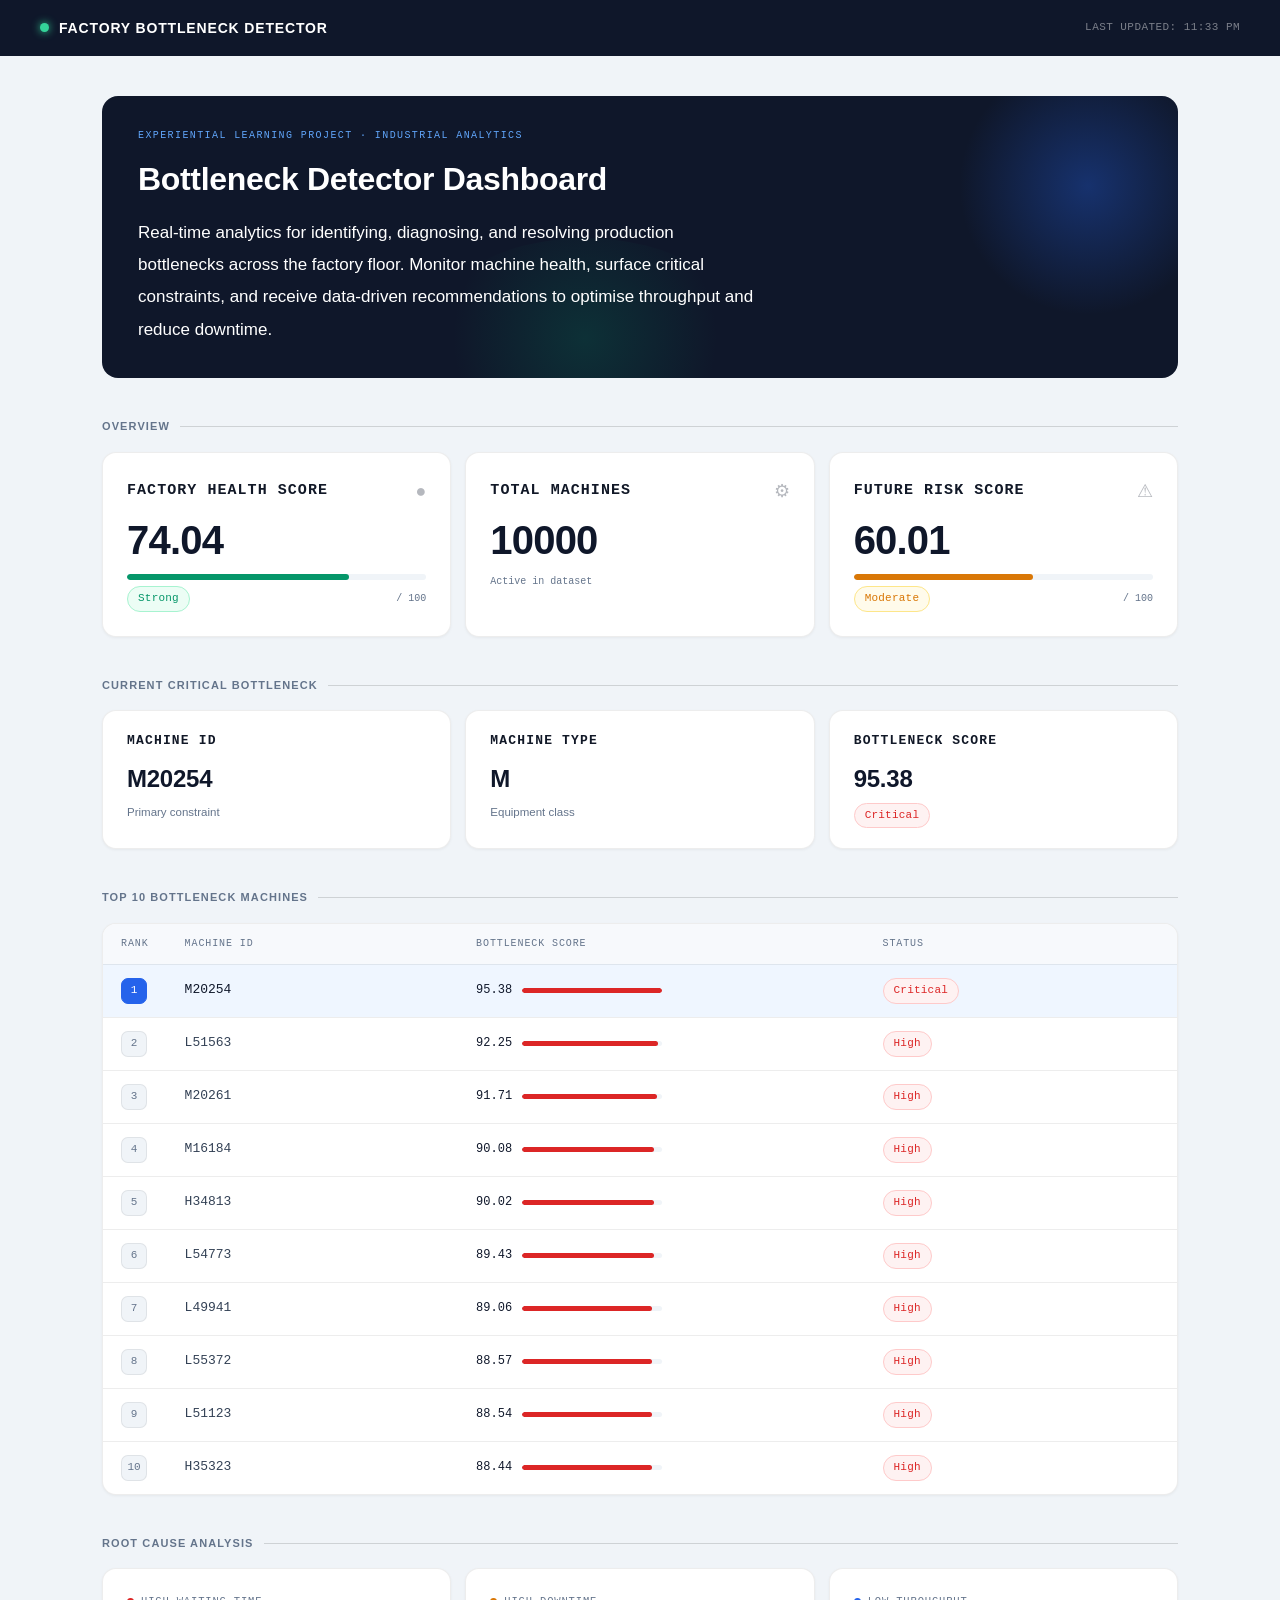
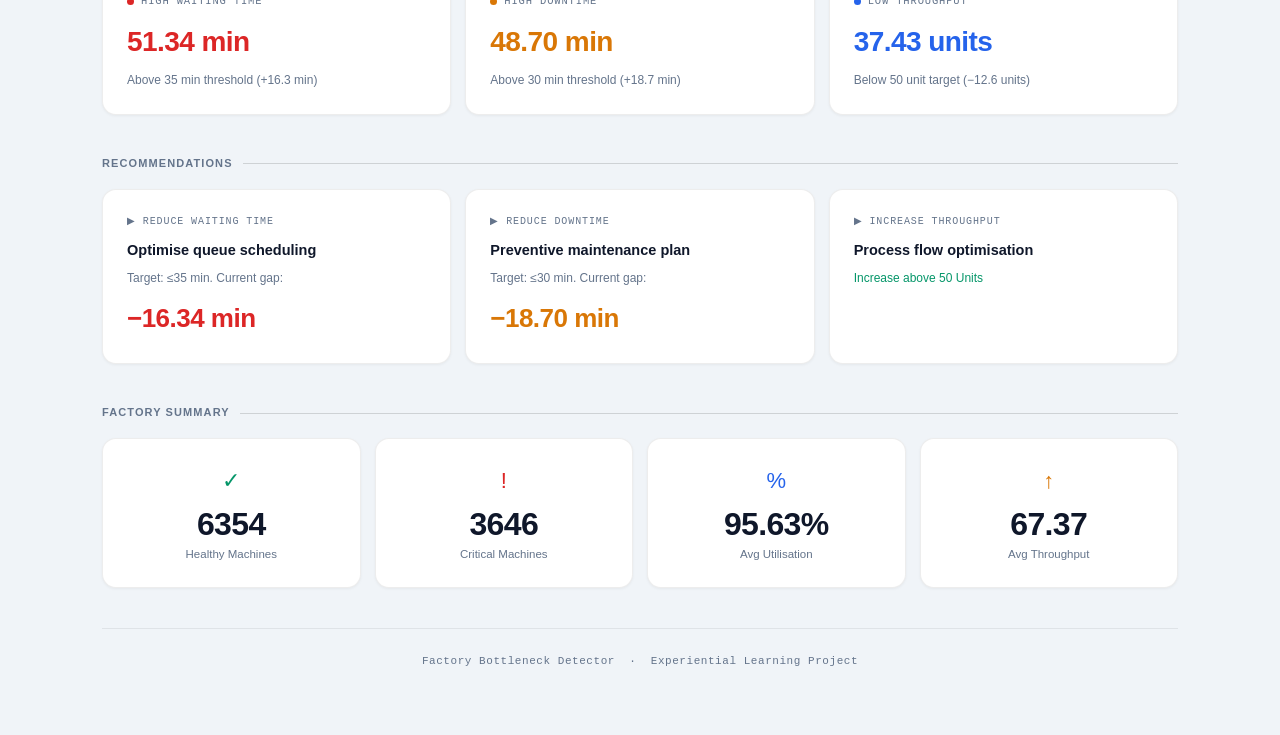
<file: index.html>
<!DOCTYPE html>
<html lang="en">
<head>
<meta charset="UTF-8">
<meta name="viewport" content="width=device-width, initial-scale=1.0">
<title>Factory Bottleneck Detector Dashboard</title>
<link rel="preconnect" href="https://fonts.googleapis.com">
<link href="https://fonts.googleapis.com/css2?family=Inter:wght@400;500;600;700;800&family=IBM+Plex+Mono:wght@400;500&display=swap" rel="stylesheet">
<style>
  *, *::before, *::after { box-sizing: border-box; margin: 0; padding: 0; }

  :root {
    --bg: #f0f4f8;
    --surface: #ffffff;
    --surface2: #f7f9fc;
    --border: rgba(0,0,0,0.07);
    --border2: rgba(0,0,0,0.14);
    --text: #0f172a;
    --text2: #334155;
    --muted: #64748b;
    --blue: #2563eb;
    --blue-light: #eff6ff;
    --blue-mid: #bfdbfe;
    --green: #059669;
    --green-light: #ecfdf5;
    --green-mid: #a7f3d0;
    --yellow: #d97706;
    --yellow-light: #fffbeb;
    --yellow-mid: #fde68a;
    --red: #dc2626;
    --red-light: #fef2f2;
    --red-mid: #fecaca;
    --mono: 'JetBrains Mono', monospace;
    --sans: 'Plus Jakarta Sans', sans-serif;
    --display: 'Syne', sans-serif;
  }

  body {
    background: var(--bg);
    color: var(--text);
    font-family: var(--sans);
    font-size: 14px;
    line-height: 1.6;
    min-height: 100vh;
  }

  /* TOPBAR */
  .topbar {
    background: var(--text);
    padding: 0 2.5rem;
    height: 56px;
    display: flex;
    align-items: center;
    justify-content: space-between;
    position: sticky;
    top: 0;
    z-index: 100;
  }
  .topbar-brand {
    display: flex;
    align-items: center;
    gap: 10px;
    font-family: var(--display);
    font-size: 14px;
    font-weight: 700;
    color: #fff;
    letter-spacing: .06em;
    text-transform: uppercase;
  }
  .topbar-brand .dot {
    width: 9px; height: 9px;
    border-radius: 50%;
    background: #34d399;
    box-shadow: 0 0 8px #34d399;
    animation: pulse 2s infinite;
  }
  @keyframes pulse { 0%,100%{opacity:1} 50%{opacity:.35} }
  .topbar-right {
    font-family: var(--mono);
    font-size: 11px;
    color: rgba(255,255,255,0.45);
    letter-spacing: .04em;
  }

  /* LAYOUT */
  .page { max-width: 1140px; margin: 0 auto; padding: 2.5rem 2rem 4rem; }

  /* HERO */
  .hero {
    margin-bottom: 2.5rem;
    padding: 2rem 2.25rem;
    background: var(--text);
    border-radius: 16px;
    position: relative;
    overflow: hidden;
  }
  .hero::before {
    content: '';
    position: absolute;
    top: -40px; right: -40px;
    width: 260px; height: 260px;
    border-radius: 50%;
    background: radial-gradient(circle, rgba(37,99,235,0.35) 0%, transparent 70%);
    pointer-events: none;
  }
  .hero::after {
    content: '';
    position: absolute;
    bottom: -60px; left: 30%;
    width: 320px; height: 200px;
    border-radius: 50%;
    background: radial-gradient(circle, rgba(5,150,105,0.2) 0%, transparent 70%);
    pointer-events: none;
  }
  .hero-tag {
    font-family: var(--mono);
    font-size: 10px;
    letter-spacing: .14em;
    text-transform: uppercase;
    color: #60a5fa;
    margin-bottom: .6rem;
  }
  .hero h1 {
    font-family: var(--display);
    font-size: 32px;
    font-weight: 800;
    color: #fff;
    margin-bottom: .75rem;
    letter-spacing: -.01em;
    position: relative;
    z-index: 1;
  }
  .hero p {
    color: rgba(255,255,255,0.55);
    max-width: 620px;
    font-size: 13.5px;
    line-height: 1.75;
    position: relative;
    z-index: 1;
  }

  /* SECTION LABEL */
  .sec-label {
    font-family: var(--display);
    font-size: 11px;
    letter-spacing: .1em;
    text-transform: uppercase;
    color: var(--muted);
    margin-bottom: 1rem;
    display: flex;
    align-items: center;
    gap: 10px;
    font-weight: 600;
  }
  .sec-label::after {
    content: '';
    flex: 1;
    height: 1px;
    background: var(--border2);
  }

  /* KPI GRID */
  .kpi-grid {
    display: grid;
    grid-template-columns: repeat(auto-fit, minmax(230px, 1fr));
    gap: 14px;
    margin-bottom: 2.5rem;
  }
  .kpi {
    background: var(--surface);
    border: 1.5px solid var(--border);
    border-radius: 14px;
    padding: 1.5rem;
    transition: border-color .2s, transform .2s, box-shadow .2s;
    box-shadow: 0 1px 3px rgba(0,0,0,0.05);
  }
  .kpi:hover { border-color: var(--blue-mid); transform: translateY(-2px); box-shadow: 0 6px 20px rgba(37,99,235,0.08); }
  .kpi-head {
    display: flex;
    align-items: center;
    justify-content: space-between;
    margin-bottom: .9rem;
  }
  .kpi-label {
    font-size: 11px;
    color: var(--muted);
    font-family: var(--mono);
    text-transform: uppercase;
    letter-spacing: .07em;
    font-weight: 500;
  }
  .kpi-icon { font-size: 18px; opacity: .3; }
  .kpi-val {
    font-family: var(--display);
    font-size: 40px;
    font-weight: 800;
    color: var(--text);
    line-height: 1;
    margin-bottom: .9rem;
    letter-spacing: -.02em;
  }
  .progress-track {
    height: 6px;
    background: var(--bg);
    border-radius: 3px;
    overflow: hidden;
    margin-bottom: 6px;
  }
  .progress-fill {
    height: 100%;
    border-radius: 3px;
    transition: width 1.1s cubic-bezier(.4,0,.2,1);
    width: 0%;
  }
  .progress-meta {
    display: flex;
    justify-content: space-between;
    align-items: center;
    font-family: var(--mono);
    font-size: 10px;
    color: var(--muted);
  }

  /* BADGES */
  .badge {
    display: inline-flex;
    align-items: center;
    gap: 4px;
    padding: 3px 10px;
    border-radius: 999px;
    font-size: 11px;
    font-family: var(--mono);
    font-weight: 500;
    letter-spacing: .02em;
  }
  .badge-green { background: var(--green-light); color: var(--green); border: 1px solid var(--green-mid); }
  .badge-yellow { background: var(--yellow-light); color: var(--yellow); border: 1px solid var(--yellow-mid); }
  .badge-red { background: var(--red-light); color: var(--red); border: 1px solid var(--red-mid); }
  .badge-blue { background: var(--blue-light); color: var(--blue); border: 1px solid var(--blue-mid); }

  /* INFO ROW */
  .info-row {
    display: grid;
    grid-template-columns: repeat(auto-fit, minmax(190px, 1fr));
    gap: 14px;
    margin-bottom: 2.5rem;
  }
  .info-card {
    background: var(--surface);
    border: 1.5px solid var(--border);
    border-radius: 14px;
    padding: 1.25rem 1.5rem;
    transition: border-color .2s, transform .2s, box-shadow .2s;
    box-shadow: 0 1px 3px rgba(0,0,0,0.05);
  }
  .info-card:hover { border-color: var(--border2); transform: translateY(-2px); box-shadow: 0 6px 20px rgba(0,0,0,0.07); }
  .info-card .ic-label {
    font-size: 10px;
    font-family: var(--mono);
    text-transform: uppercase;
    letter-spacing: .09em;
    color: var(--muted);
    margin-bottom: .5rem;
    font-weight: 500;
  }
  .info-card .ic-val {
    font-family: var(--display);
    font-size: 24px;
    font-weight: 700;
    color: var(--text);
    letter-spacing: -.01em;
  }
  .info-card .ic-sub {
    font-size: 11.5px;
    color: var(--muted);
    margin-top: 4px;
  }

  /* TABLE */
  .table-wrap {
    background: var(--surface);
    border: 1.5px solid var(--border);
    border-radius: 14px;
    overflow: hidden;
    margin-bottom: 2.5rem;
    box-shadow: 0 1px 3px rgba(0,0,0,0.05);
  }
  table { width: 100%; border-collapse: collapse; }
  thead tr { background: var(--surface2); }
  th {
    padding: 12px 18px;
    text-align: left;
    font-family: var(--mono);
    font-size: 10px;
    text-transform: uppercase;
    letter-spacing: .09em;
    color: var(--muted);
    font-weight: 500;
    border-bottom: 1.5px solid var(--border);
  }
  td {
    padding: 13px 18px;
    border-bottom: 1px solid var(--border);
    font-size: 13.5px;
    color: var(--text2);
  }
  tr:last-child td { border-bottom: none; }
  tr.rank-1 td { background: var(--blue-light); color: var(--text); }
  tr:not(.rank-1):hover td { background: var(--surface2); }

  .rank-num {
    display: inline-flex;
    width: 26px; height: 26px;
    align-items: center;
    justify-content: center;
    border-radius: 7px;
    font-family: var(--mono);
    font-size: 11px;
    font-weight: 500;
    background: var(--bg);
    color: var(--muted);
    border: 1px solid var(--border);
  }
  .rank-num.top { background: var(--blue); color: #fff; border-color: var(--blue); }

  .score-cell { display: flex; align-items: center; gap: 10px; }
  .score-bar-bg {
    flex: 1;
    height: 5px;
    background: var(--bg);
    border-radius: 3px;
    overflow: hidden;
    max-width: 140px;
  }
  .score-bar-fill { height: 100%; border-radius: 3px; }
  .score-num { font-family: var(--mono); font-size: 12px; min-width: 36px; color: var(--text); font-weight: 500; }

  /* ANALYSIS */
  .analysis-grid {
    display: grid;
    grid-template-columns: repeat(auto-fit, minmax(210px, 1fr));
    gap: 14px;
    margin-bottom: 2.5rem;
  }
  .analysis-card {
    background: var(--surface);
    border: 1.5px solid var(--border);
    border-radius: 14px;
    padding: 1.5rem;
    transition: border-color .2s, transform .2s, box-shadow .2s;
    box-shadow: 0 1px 3px rgba(0,0,0,0.05);
  }
  .analysis-card:hover { border-color: var(--border2); transform: translateY(-2px); box-shadow: 0 6px 20px rgba(0,0,0,0.07); }
  .ac-label {
    font-size: 10.5px;
    font-family: var(--mono);
    text-transform: uppercase;
    letter-spacing: .08em;
    color: var(--muted);
    margin-bottom: .6rem;
    display: flex;
    align-items: center;
    gap: 7px;
    font-weight: 500;
  }
  .ac-dot { width: 7px; height: 7px; border-radius: 50%; flex-shrink: 0; }
  .ac-val {
    font-family: var(--display);
    font-size: 28px;
    font-weight: 800;
    margin-bottom: .4rem;
    letter-spacing: -.02em;
  }
  .ac-status { font-size: 12px; color: var(--muted); font-weight: 500; }

  /* RECOMMENDATIONS */
  .rec-grid {
    display: grid;
    grid-template-columns: repeat(auto-fit, minmax(210px, 1fr));
    gap: 14px;
    margin-bottom: 2.5rem;
  }
  .rec-card {
    background: var(--surface);
    border: 1.5px solid var(--border);
    border-radius: 14px;
    padding: 1.5rem;
    transition: border-color .2s, transform .2s, box-shadow .2s;
    box-shadow: 0 1px 3px rgba(0,0,0,0.05);
  }
  .rec-card:hover { border-color: var(--border2); transform: translateY(-2px); box-shadow: 0 6px 20px rgba(0,0,0,0.07); }
  .rec-tag {
    font-size: 10px;
    font-family: var(--mono);
    text-transform: uppercase;
    letter-spacing: .09em;
    color: var(--muted);
    margin-bottom: .6rem;
    font-weight: 500;
  }
  .rec-action {
    font-size: 14.5px;
    font-weight: 600;
    color: var(--text);
    margin-bottom: .4rem;
    font-family: var(--display);
  }
  .rec-detail { font-size: 12px; color: var(--muted); line-height: 1.6; }
  .rec-highlight {
    font-family: var(--display);
    font-size: 26px;
    font-weight: 800;
    margin-top: .6rem;
    letter-spacing: -.02em;
  }

  /* SUMMARY STATS */
  .summary-grid {
    display: grid;
    grid-template-columns: repeat(auto-fit, minmax(170px, 1fr));
    gap: 14px;
    margin-bottom: 2.5rem;
  }
  .sum-card {
    background: var(--surface);
    border: 1.5px solid var(--border);
    border-radius: 14px;
    padding: 1.5rem;
    text-align: center;
    transition: border-color .2s, transform .2s, box-shadow .2s;
    box-shadow: 0 1px 3px rgba(0,0,0,0.05);
  }
  .sum-card:hover { border-color: var(--border2); transform: translateY(-2px); box-shadow: 0 6px 20px rgba(0,0,0,0.07); }
  .sum-icon { font-size: 22px; margin-bottom: .6rem; }
  .sum-val {
    font-family: var(--display);
    font-size: 32px;
    font-weight: 800;
    color: var(--text);
    line-height: 1;
    letter-spacing: -.02em;
  }
  .sum-label { font-size: 11.5px; color: var(--muted); margin-top: 5px; font-weight: 500; }

  footer {
    border-top: 1.5px solid var(--border);
    padding-top: 1.5rem;
    text-align: center;
    font-family: var(--mono);
    font-size: 11px;
    color: var(--muted);
    letter-spacing: .05em;
  }

  /* ANIMATIONS */
  .fade-in { animation: fadeIn .45s ease both; }
  @keyframes fadeIn { from { opacity: 0; transform: translateY(10px); } to { opacity: 1; transform: none; } }
  .fade-in:nth-child(1) { animation-delay: .05s }
  .fade-in:nth-child(2) { animation-delay: .12s }
  .fade-in:nth-child(3) { animation-delay: .19s }
  .fade-in:nth-child(4) { animation-delay: .26s }

  @media (max-width: 600px) {
    .topbar { padding: 0 1.25rem; }
    .page { padding: 1.5rem 1rem 2.5rem; }
    .hero { padding: 1.5rem; }
    .hero h1 { font-size: 24px; }
    th, td { padding: 10px 12px; }
  }
</style>
</head>
<body>

<div class="topbar">
  <div class="topbar-brand">
    <span class="dot"></span>
    Factory Bottleneck Detector
  </div>
  <div class="topbar-right" id="tsLabel">LOADING DATA…</div>
</div>

<div class="page">

  <div class="hero">
    <div class="hero-tag">Experiential Learning Project · Industrial Analytics</div>
    <h1>Bottleneck Detector Dashboard</h1>
   <p style="color:white;font-size:17px;font-weight:500;line-height:1.9;">
Real-time analytics for identifying, diagnosing, and resolving production bottlenecks across the factory floor. Monitor machine health, surface critical constraints, and receive data-driven recommendations to optimise throughput and reduce downtime.
</p>
  </div>

  <!-- KPI -->
  <div class="sec-label">Overview</div>
  <div class="kpi-grid">
    <div class="kpi fade-in">
      <div class="kpi-head">
       <span class="kpi-label" style="font-size:15px;font-weight:700;color:#111827;">Factory Health Score</span>
        <span class="kpi-icon">&#9679;</span>
      </div>
      <div class="kpi-val" id="healthScore">—</div>
      <div class="progress-track"><div class="progress-fill" id="healthBar"></div></div>
      <div class="progress-meta"><span id="healthBadge"></span><span>/ 100</span></div>
    </div>
    <div class="kpi fade-in">
      <div class="kpi-head">
        <span class="kpi-label" style="font-size:15px;font-weight:700;color:#111827;">Total Machines</span>
        <span class="kpi-icon">⚙</span>
      </div>
      <div class="kpi-val" id="totalMachines">—</div>
      <div class="progress-meta"><span style="color:var(--muted)">Active in dataset</span></div>
    </div>
    <div class="kpi fade-in">
      <div class="kpi-head">
        <span class="kpi-label" style="font-size:15px;font-weight:700;color:#111827;">Future Risk Score</span>
        <span class="kpi-icon">&#9888;</span>
      </div>
      <div class="kpi-val" id="riskScore">—</div>
      <div class="progress-track"><div class="progress-fill" id="riskBar"></div></div>
      <div class="progress-meta"><span id="riskBadge"></span><span>/ 100</span></div>
    </div>
  </div>

  <!-- CRITICAL BOTTLENECK -->
  <div class="sec-label">Current Critical Bottleneck</div>
  <div class="info-row">
    <div class="info-card fade-in">
      <div class="ic-label" style="font-size:13px;font-weight:700;color:#111827;">Machine ID</div>
      <div class="ic-val" id="topMachine">—</div>
      <div class="ic-sub">Primary constraint</div>
    </div>
    <div class="info-card fade-in">
      <div class="ic-label" style="font-size:13px;font-weight:700;color:#111827;">Machine Type</div>
      <div class="ic-val" id="machineType">—</div>
      <div class="ic-sub">Equipment class</div>
    </div>
    <div class="info-card fade-in">
     <div class="ic-label" style="font-size:13px;font-weight:700;color:#111827;">Bottleneck Score</div>
      <div class="ic-val" id="bottleneckScore">—</div>
      <div class="ic-sub" id="scoreBadgeWrap"></div>
    </div>
  </div>

  <!-- TOP 10 TABLE -->
  <div class="sec-label">Top 10 Bottleneck Machines</div>
  <div class="table-wrap" style="margin-bottom:2.5rem">
    <table>
      <thead>
        <tr>
          <th style="width:60px">Rank</th>
          <th>Machine ID</th>
          <th>Bottleneck Score</th>
          <th>Status</th>
        </tr>
      </thead>
      <tbody id="top10Table"></tbody>
    </table>
  </div>

  <!-- ROOT CAUSE -->
  <div class="sec-label">Root Cause Analysis</div>
  <div class="analysis-grid">
    <div class="analysis-card fade-in">
      <div class="ac-label"><span class="ac-dot" style="background:var(--red)"></span>High Waiting Time</div>
      <div class="ac-val" id="waitingTime" style="color:var(--red)">—</div>
      <div class="ac-status" id="waitStatus"></div>
    </div>
    <div class="analysis-card fade-in">
      <div class="ac-label"><span class="ac-dot" style="background:var(--yellow)"></span>High Downtime</div>
      <div class="ac-val" id="downtime" style="color:var(--yellow)">—</div>
      <div class="ac-status" id="downStatus"></div>
    </div>
    <div class="analysis-card fade-in">
      <div class="ac-label"><span class="ac-dot" style="background:var(--blue)"></span>Low Throughput</div>
      <div class="ac-val" id="throughput" style="color:var(--blue)">—</div>
      <div class="ac-status" id="thruStatus"></div>
    </div>
  </div>

  <!-- RECOMMENDATIONS -->
  <div class="sec-label">Recommendations</div>
  <div class="rec-grid">
    <div class="rec-card fade-in">
      <div class="rec-tag">&#9654; Reduce Waiting Time</div>
      <div class="rec-action">Optimise queue scheduling</div>
      <div class="rec-detail">Target: &le;35 min. Current gap:</div>
      <div class="rec-highlight" id="recommendWaiting" style="color:var(--red)">—</div>
    </div>
    <div class="rec-card fade-in">
      <div class="rec-tag">&#9654; Reduce Downtime</div>
      <div class="rec-action">Preventive maintenance plan</div>
      <div class="rec-detail">Target: &le;30 min. Current gap:</div>
      <div class="rec-highlight" id="recommendDowntime" style="color:var(--yellow)">—</div>
    </div>
    <div class="rec-card fade-in">
      <div class="rec-tag">&#9654; Increase Throughput</div>
      <div class="rec-action">Process flow optimisation</div>
      <div class="rec-detail" id="recommendThroughput" style="color:var(--green)">Increase above 50 Units</div>
    </div>
  </div>

  <!-- FACTORY SUMMARY -->
  <div class="sec-label">Factory Summary</div>
  <div class="summary-grid">
    <div class="sum-card fade-in">
      <div class="sum-icon" style="color:var(--green)">&#10003;</div>
      <div class="sum-val" id="healthyMachines">—</div>
      <div class="sum-label">Healthy Machines</div>
    </div>
    <div class="sum-card fade-in">
      <div class="sum-icon" style="color:var(--red)">&#33;</div>
      <div class="sum-val" id="criticalMachines">—</div>
      <div class="sum-label">Critical Machines</div>
    </div>
    <div class="sum-card fade-in">
      <div class="sum-icon" style="color:var(--blue)">&#37;</div>
      <div class="sum-val" id="averageUtilization">—</div>
      <div class="sum-label">Avg Utilisation</div>
    </div>
    <div class="sum-card fade-in">
      <div class="sum-icon" style="color:var(--yellow)">&#8593;</div>
      <div class="sum-val" id="averageThroughput">—</div>
      <div class="sum-label">Avg Throughput</div>
    </div>
  </div>

  <footer>
    Factory Bottleneck Detector &nbsp;·&nbsp; Experiential Learning Project
  </footer>

</div><!-- /page -->

<script>
function riskLevel(score, invert) {
  const s = parseFloat(score);
  if (isNaN(s)) return { cls: 'badge-green', label: 'Low' };
  const hi = invert ? s < 40 : s >= 70;
  const mid = invert ? (s >= 40 && s < 70) : (s >= 40 && s < 70);
  if (hi) return { cls: 'badge-red', label: 'High Risk' };
  if (mid) return { cls: 'badge-yellow', label: 'Moderate' };
  return { cls: 'badge-green', label: invert ? 'Strong' : 'Low Risk' };
}

function progressColor(score, invert) {
  const s = parseFloat(score);
  if (isNaN(s)) return 'var(--green)';
  const bad = invert ? s < 40 : s >= 70;
  const med = invert ? (s >= 40 && s < 70) : (s >= 40 && s < 70);
  if (bad) return 'var(--red)';
  if (med) return 'var(--yellow)';
  return 'var(--green)';
}

function barColor(sc) {
  if (sc >= 75) return 'var(--red)';
  if (sc >= 50) return 'var(--yellow)';
  return 'var(--green)';
}

function badge(cls, label) {
  return `<span class="badge ${cls}">${label}</span>`;
}

function populate(r) {
  const set = (id, html) => { const el = document.getElementById(id); if (el) el.innerHTML = html; };

  const health = parseFloat(r.HealthScore) || 0;
  const risk = parseFloat(r.RiskScore) || 0;
  const waiting = parseFloat(r.WaitingTime) || 0;
  const downtime = parseFloat(r.Downtime) || 0;
  const throughput = parseFloat(r.Throughput) || 0;

  set('healthScore', r.HealthScore || '—');
  set('totalMachines', r.TotalMachines || '—');
  set('riskScore', r.RiskScore || '—');

  const hl = riskLevel(health, true);
  const rl = riskLevel(risk, false);
  set('healthBadge', badge(hl.cls, hl.label));
  set('riskBadge', badge(rl.cls, rl.label));

  setTimeout(() => {
    const hb = document.getElementById('healthBar');
    if (hb) { hb.style.width = Math.min(health,100)+'%'; hb.style.background = progressColor(health,true); }
    const rb = document.getElementById('riskBar');
    if (rb) { rb.style.width = Math.min(risk,100)+'%'; rb.style.background = progressColor(risk,false); }
  }, 80);

  set('topMachine', r.TopMachine || '—');
  set('machineType', r.MachineType || '—');
  set('bottleneckScore', r.BottleneckScore || '—');
  set('scoreBadgeWrap', badge('badge-red', 'Critical'));

  set('waitingTime', (r.WaitingTime || '—') + ' min');
  set('waitStatus', waiting > 35 ? `Above 35 min threshold (+${(waiting-35).toFixed(1)} min)` : 'Within target');
  set('downtime', (r.Downtime || '—') + ' min');
  set('downStatus', downtime > 30 ? `Above 30 min threshold (+${(downtime-30).toFixed(1)} min)` : 'Within target');
  set('throughput', (r.Throughput || '—') + ' units');
  set('thruStatus', throughput < 50 ? `Below 50 unit target (−${(50-throughput).toFixed(1)} units)` : 'Above target');

  set('recommendWaiting', waiting > 35 ? `−${(waiting-35).toFixed(2)} min` : 'On target');
  set('recommendDowntime', downtime > 30 ? `−${(downtime-30).toFixed(2)} min` : 'On target');

  set('healthyMachines', r.HealthyMachines || '—');
  set('criticalMachines', r.CriticalMachines || '—');
  set('averageUtilization', (r.AverageUtilization || '—') + '%');
  set('averageThroughput', r.AverageThroughput || '—');

  // Table
  const items = [];
  let maxSc = 0;
  for (let i = 1; i <= 10; i++) {
    const v = r['Top' + i];
    if (v) {
      const p = v.split(',');
      const sc = parseFloat(p[1]) || 0;
      if (sc > maxSc) maxSc = sc;
      items.push({ rank: i, id: p[0], score: p[1], sc });
    }
  }
  let rows = '';
  items.forEach(item => {
    const pct = maxSc > 0 ? ((item.sc / maxSc) * 100).toFixed(0) : 0;
    const isTop = item.rank === 1;
    const statusBadge = isTop ? badge('badge-red', 'Critical') :
      item.sc >= 75 ? badge('badge-red', 'High') :
      item.sc >= 50 ? badge('badge-yellow', 'Moderate') :
      badge('badge-green', 'Low');
    rows += `<tr class="${isTop ? 'rank-1' : ''}">
      <td><span class="rank-num ${isTop ? 'top' : ''}">${item.rank}</span></td>
      <td style="font-family:var(--mono);font-size:13px;font-weight:500">${item.id}</td>
      <td>
        <div class="score-cell">
          <span class="score-num">${item.score}</span>
          <div class="score-bar-bg"><div class="score-bar-fill" style="width:${pct}%;background:${barColor(item.sc)}"></div></div>
        </div>
      </td>
      <td>${statusBadge}</td>
    </tr>`;
  });
  set('top10Table', rows);

  document.getElementById('tsLabel').textContent =
    'LAST UPDATED: ' + new Date().toLocaleTimeString([], { hour: '2-digit', minute: '2-digit' });
}

fetch('results.txt')
  .then(r => r.text())
  .then(data => {
    const r = {};
    data.split('\n').forEach(line => {
      const parts = line.split('=');
      if (parts.length === 2) r[parts[0].trim()] = parts[1].trim();
    });
    populate(r);
  })
  .catch(() => {
    // Demo fallback
    populate({
      HealthScore: '74', RiskScore: '58', TotalMachines: '42',
      TopMachine: 'MCH-07', MachineType: 'CNC Lathe', BottleneckScore: '92.4',
      WaitingTime: '51.3', Downtime: '43.7', Throughput: '31',
      HealthyMachines: '29', CriticalMachines: '6',
      AverageUtilization: '67', AverageThroughput: '44.2',
      Top1: 'MCH-07,92.4', Top2: 'MCH-13,87.1', Top3: 'MCH-22,81.5',
      Top4: 'MCH-04,76.3', Top5: 'MCH-18,71.9', Top6: 'MCH-31,65.4',
      Top7: 'MCH-09,59.8', Top8: 'MCH-27,53.2', Top9: 'MCH-41,47.6',
      Top10: 'MCH-15,41.0'
    });
  });
</script>
</body>
</html>
</file>
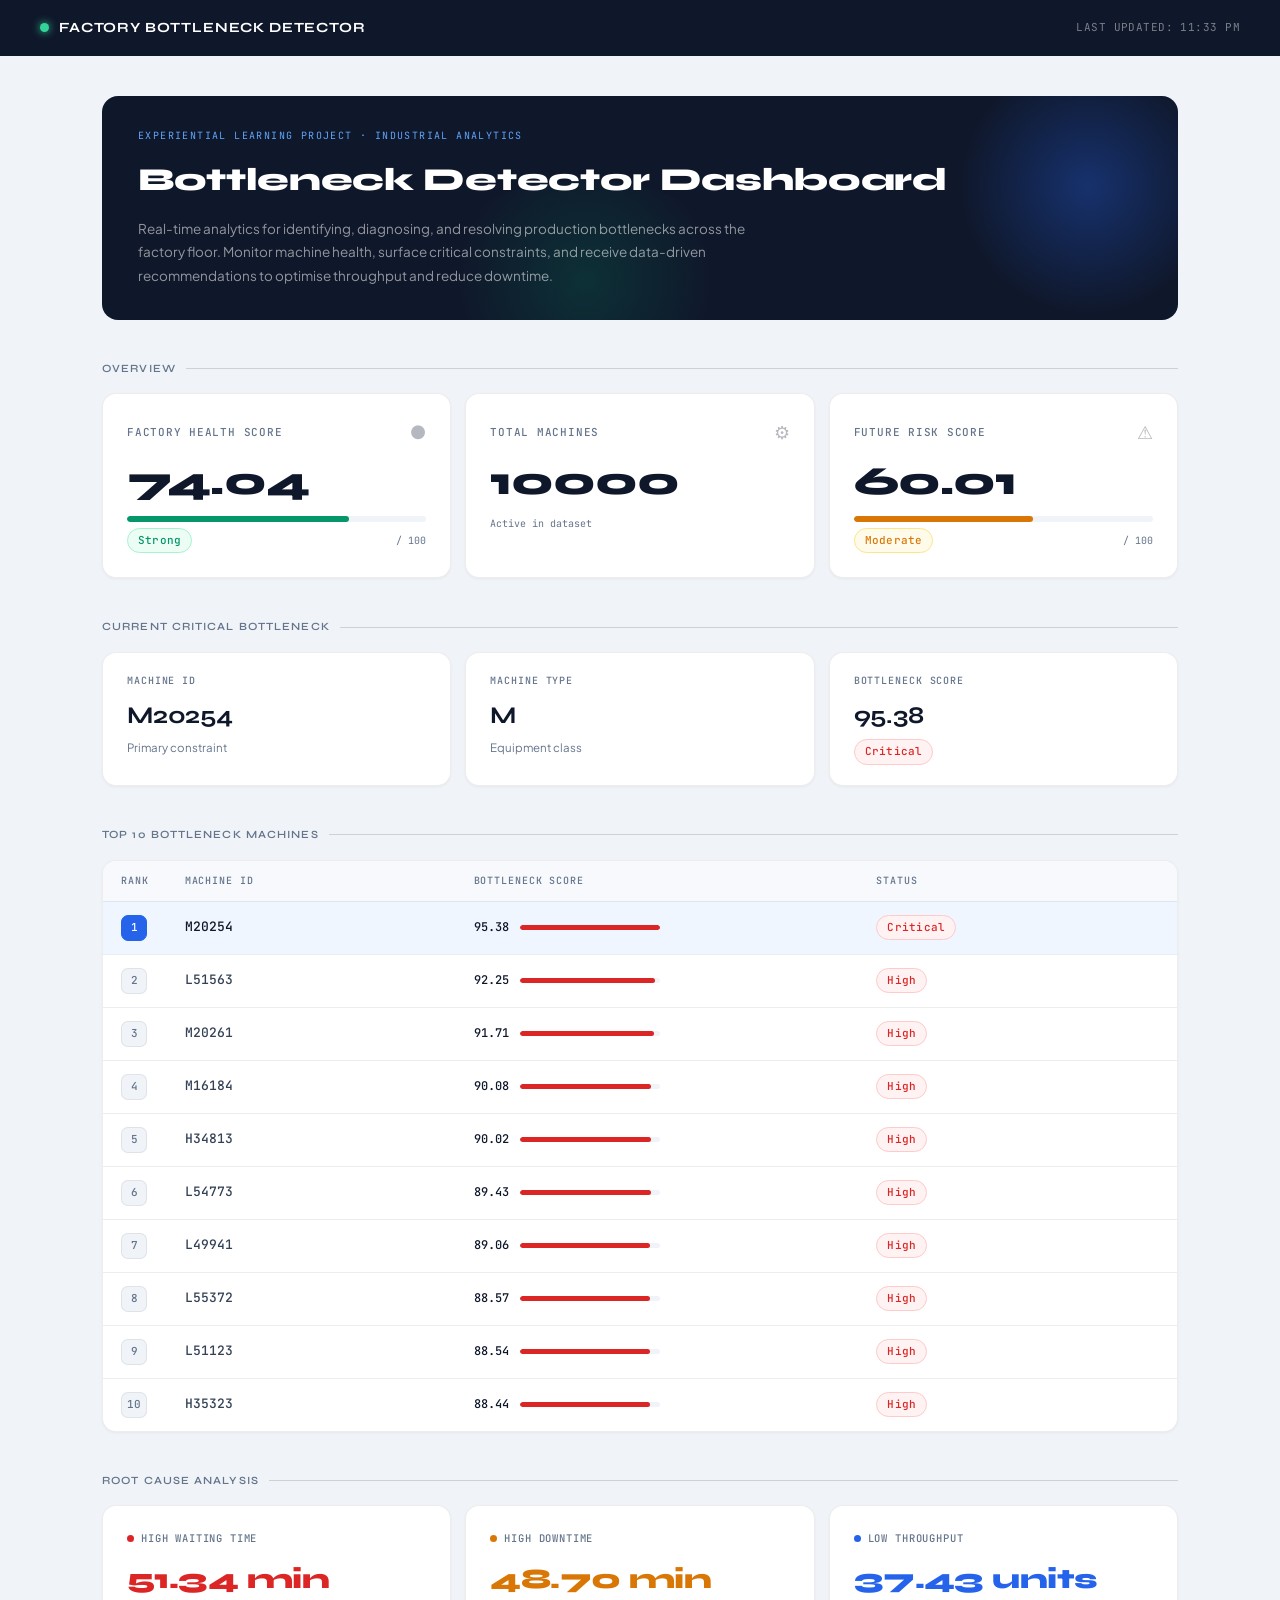
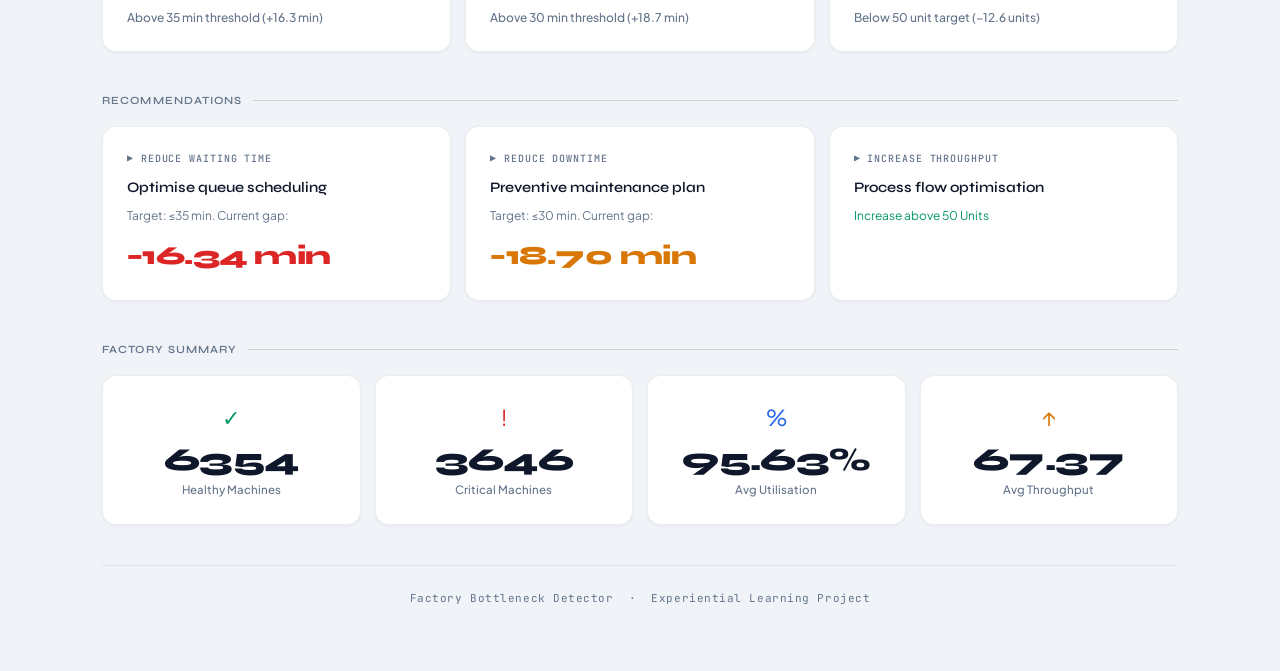
<file: frontend/index.html>
<!DOCTYPE html>
<html lang="en">
<head>
<meta charset="UTF-8">
<meta name="viewport" content="width=device-width, initial-scale=1.0">
<title>Factory Bottleneck Detector Dashboard</title>
<link rel="preconnect" href="https://fonts.googleapis.com">
<link href="https://fonts.googleapis.com/css2?family=Syne:wght@600;700;800&family=Plus+Jakarta+Sans:wght@400;500;600&family=JetBrains+Mono:wght@400;500&display=swap" rel="stylesheet">
<style>
  *, *::before, *::after { box-sizing: border-box; margin: 0; padding: 0; }

  :root {
    --bg: #f0f4f8;
    --surface: #ffffff;
    --surface2: #f7f9fc;
    --border: rgba(0,0,0,0.07);
    --border2: rgba(0,0,0,0.14);
    --text: #0f172a;
    --text2: #334155;
    --muted: #64748b;
    --blue: #2563eb;
    --blue-light: #eff6ff;
    --blue-mid: #bfdbfe;
    --green: #059669;
    --green-light: #ecfdf5;
    --green-mid: #a7f3d0;
    --yellow: #d97706;
    --yellow-light: #fffbeb;
    --yellow-mid: #fde68a;
    --red: #dc2626;
    --red-light: #fef2f2;
    --red-mid: #fecaca;
    --mono: 'JetBrains Mono', monospace;
    --sans: 'Plus Jakarta Sans', sans-serif;
    --display: 'Syne', sans-serif;
  }

  body {
    background: var(--bg);
    color: var(--text);
    font-family: var(--sans);
    font-size: 14px;
    line-height: 1.6;
    min-height: 100vh;
  }

  /* TOPBAR */
  .topbar {
    background: var(--text);
    padding: 0 2.5rem;
    height: 56px;
    display: flex;
    align-items: center;
    justify-content: space-between;
    position: sticky;
    top: 0;
    z-index: 100;
  }
  .topbar-brand {
    display: flex;
    align-items: center;
    gap: 10px;
    font-family: var(--display);
    font-size: 14px;
    font-weight: 700;
    color: #fff;
    letter-spacing: .06em;
    text-transform: uppercase;
  }
  .topbar-brand .dot {
    width: 9px; height: 9px;
    border-radius: 50%;
    background: #34d399;
    box-shadow: 0 0 8px #34d399;
    animation: pulse 2s infinite;
  }
  @keyframes pulse { 0%,100%{opacity:1} 50%{opacity:.35} }
  .topbar-right {
    font-family: var(--mono);
    font-size: 11px;
    color: rgba(255,255,255,0.45);
    letter-spacing: .04em;
  }

  /* LAYOUT */
  .page { max-width: 1140px; margin: 0 auto; padding: 2.5rem 2rem 4rem; }

  /* HERO */
  .hero {
    margin-bottom: 2.5rem;
    padding: 2rem 2.25rem;
    background: var(--text);
    border-radius: 16px;
    position: relative;
    overflow: hidden;
  }
  .hero::before {
    content: '';
    position: absolute;
    top: -40px; right: -40px;
    width: 260px; height: 260px;
    border-radius: 50%;
    background: radial-gradient(circle, rgba(37,99,235,0.35) 0%, transparent 70%);
    pointer-events: none;
  }
  .hero::after {
    content: '';
    position: absolute;
    bottom: -60px; left: 30%;
    width: 320px; height: 200px;
    border-radius: 50%;
    background: radial-gradient(circle, rgba(5,150,105,0.2) 0%, transparent 70%);
    pointer-events: none;
  }
  .hero-tag {
    font-family: var(--mono);
    font-size: 10px;
    letter-spacing: .14em;
    text-transform: uppercase;
    color: #60a5fa;
    margin-bottom: .6rem;
  }
  .hero h1 {
    font-family: var(--display);
    font-size: 32px;
    font-weight: 800;
    color: #fff;
    margin-bottom: .75rem;
    letter-spacing: -.01em;
    position: relative;
    z-index: 1;
  }
  .hero p {
    color: rgba(255,255,255,0.55);
    max-width: 620px;
    font-size: 13.5px;
    line-height: 1.75;
    position: relative;
    z-index: 1;
  }

  /* SECTION LABEL */
  .sec-label {
    font-family: var(--display);
    font-size: 11px;
    letter-spacing: .1em;
    text-transform: uppercase;
    color: var(--muted);
    margin-bottom: 1rem;
    display: flex;
    align-items: center;
    gap: 10px;
    font-weight: 600;
  }
  .sec-label::after {
    content: '';
    flex: 1;
    height: 1px;
    background: var(--border2);
  }

  /* KPI GRID */
  .kpi-grid {
    display: grid;
    grid-template-columns: repeat(auto-fit, minmax(230px, 1fr));
    gap: 14px;
    margin-bottom: 2.5rem;
  }
  .kpi {
    background: var(--surface);
    border: 1.5px solid var(--border);
    border-radius: 14px;
    padding: 1.5rem;
    transition: border-color .2s, transform .2s, box-shadow .2s;
    box-shadow: 0 1px 3px rgba(0,0,0,0.05);
  }
  .kpi:hover { border-color: var(--blue-mid); transform: translateY(-2px); box-shadow: 0 6px 20px rgba(37,99,235,0.08); }
  .kpi-head {
    display: flex;
    align-items: center;
    justify-content: space-between;
    margin-bottom: .9rem;
  }
  .kpi-label {
    font-size: 11px;
    color: var(--muted);
    font-family: var(--mono);
    text-transform: uppercase;
    letter-spacing: .07em;
    font-weight: 500;
  }
  .kpi-icon { font-size: 18px; opacity: .3; }
  .kpi-val {
    font-family: var(--display);
    font-size: 40px;
    font-weight: 800;
    color: var(--text);
    line-height: 1;
    margin-bottom: .9rem;
    letter-spacing: -.02em;
  }
  .progress-track {
    height: 6px;
    background: var(--bg);
    border-radius: 3px;
    overflow: hidden;
    margin-bottom: 6px;
  }
  .progress-fill {
    height: 100%;
    border-radius: 3px;
    transition: width 1.1s cubic-bezier(.4,0,.2,1);
    width: 0%;
  }
  .progress-meta {
    display: flex;
    justify-content: space-between;
    align-items: center;
    font-family: var(--mono);
    font-size: 10px;
    color: var(--muted);
  }

  /* BADGES */
  .badge {
    display: inline-flex;
    align-items: center;
    gap: 4px;
    padding: 3px 10px;
    border-radius: 999px;
    font-size: 11px;
    font-family: var(--mono);
    font-weight: 500;
    letter-spacing: .02em;
  }
  .badge-green { background: var(--green-light); color: var(--green); border: 1px solid var(--green-mid); }
  .badge-yellow { background: var(--yellow-light); color: var(--yellow); border: 1px solid var(--yellow-mid); }
  .badge-red { background: var(--red-light); color: var(--red); border: 1px solid var(--red-mid); }
  .badge-blue { background: var(--blue-light); color: var(--blue); border: 1px solid var(--blue-mid); }

  /* INFO ROW */
  .info-row {
    display: grid;
    grid-template-columns: repeat(auto-fit, minmax(190px, 1fr));
    gap: 14px;
    margin-bottom: 2.5rem;
  }
  .info-card {
    background: var(--surface);
    border: 1.5px solid var(--border);
    border-radius: 14px;
    padding: 1.25rem 1.5rem;
    transition: border-color .2s, transform .2s, box-shadow .2s;
    box-shadow: 0 1px 3px rgba(0,0,0,0.05);
  }
  .info-card:hover { border-color: var(--border2); transform: translateY(-2px); box-shadow: 0 6px 20px rgba(0,0,0,0.07); }
  .info-card .ic-label {
    font-size: 10px;
    font-family: var(--mono);
    text-transform: uppercase;
    letter-spacing: .09em;
    color: var(--muted);
    margin-bottom: .5rem;
    font-weight: 500;
  }
  .info-card .ic-val {
    font-family: var(--display);
    font-size: 24px;
    font-weight: 700;
    color: var(--text);
    letter-spacing: -.01em;
  }
  .info-card .ic-sub {
    font-size: 11.5px;
    color: var(--muted);
    margin-top: 4px;
  }

  /* TABLE */
  .table-wrap {
    background: var(--surface);
    border: 1.5px solid var(--border);
    border-radius: 14px;
    overflow: hidden;
    margin-bottom: 2.5rem;
    box-shadow: 0 1px 3px rgba(0,0,0,0.05);
  }
  table { width: 100%; border-collapse: collapse; }
  thead tr { background: var(--surface2); }
  th {
    padding: 12px 18px;
    text-align: left;
    font-family: var(--mono);
    font-size: 10px;
    text-transform: uppercase;
    letter-spacing: .09em;
    color: var(--muted);
    font-weight: 500;
    border-bottom: 1.5px solid var(--border);
  }
  td {
    padding: 13px 18px;
    border-bottom: 1px solid var(--border);
    font-size: 13.5px;
    color: var(--text2);
  }
  tr:last-child td { border-bottom: none; }
  tr.rank-1 td { background: var(--blue-light); color: var(--text); }
  tr:not(.rank-1):hover td { background: var(--surface2); }

  .rank-num {
    display: inline-flex;
    width: 26px; height: 26px;
    align-items: center;
    justify-content: center;
    border-radius: 7px;
    font-family: var(--mono);
    font-size: 11px;
    font-weight: 500;
    background: var(--bg);
    color: var(--muted);
    border: 1px solid var(--border);
  }
  .rank-num.top { background: var(--blue); color: #fff; border-color: var(--blue); }

  .score-cell { display: flex; align-items: center; gap: 10px; }
  .score-bar-bg {
    flex: 1;
    height: 5px;
    background: var(--bg);
    border-radius: 3px;
    overflow: hidden;
    max-width: 140px;
  }
  .score-bar-fill { height: 100%; border-radius: 3px; }
  .score-num { font-family: var(--mono); font-size: 12px; min-width: 36px; color: var(--text); font-weight: 500; }

  /* ANALYSIS */
  .analysis-grid {
    display: grid;
    grid-template-columns: repeat(auto-fit, minmax(210px, 1fr));
    gap: 14px;
    margin-bottom: 2.5rem;
  }
  .analysis-card {
    background: var(--surface);
    border: 1.5px solid var(--border);
    border-radius: 14px;
    padding: 1.5rem;
    transition: border-color .2s, transform .2s, box-shadow .2s;
    box-shadow: 0 1px 3px rgba(0,0,0,0.05);
  }
  .analysis-card:hover { border-color: var(--border2); transform: translateY(-2px); box-shadow: 0 6px 20px rgba(0,0,0,0.07); }
  .ac-label {
    font-size: 10.5px;
    font-family: var(--mono);
    text-transform: uppercase;
    letter-spacing: .08em;
    color: var(--muted);
    margin-bottom: .6rem;
    display: flex;
    align-items: center;
    gap: 7px;
    font-weight: 500;
  }
  .ac-dot { width: 7px; height: 7px; border-radius: 50%; flex-shrink: 0; }
  .ac-val {
    font-family: var(--display);
    font-size: 28px;
    font-weight: 800;
    margin-bottom: .4rem;
    letter-spacing: -.02em;
  }
  .ac-status { font-size: 12px; color: var(--muted); font-weight: 500; }

  /* RECOMMENDATIONS */
  .rec-grid {
    display: grid;
    grid-template-columns: repeat(auto-fit, minmax(210px, 1fr));
    gap: 14px;
    margin-bottom: 2.5rem;
  }
  .rec-card {
    background: var(--surface);
    border: 1.5px solid var(--border);
    border-radius: 14px;
    padding: 1.5rem;
    transition: border-color .2s, transform .2s, box-shadow .2s;
    box-shadow: 0 1px 3px rgba(0,0,0,0.05);
  }
  .rec-card:hover { border-color: var(--border2); transform: translateY(-2px); box-shadow: 0 6px 20px rgba(0,0,0,0.07); }
  .rec-tag {
    font-size: 10px;
    font-family: var(--mono);
    text-transform: uppercase;
    letter-spacing: .09em;
    color: var(--muted);
    margin-bottom: .6rem;
    font-weight: 500;
  }
  .rec-action {
    font-size: 14.5px;
    font-weight: 600;
    color: var(--text);
    margin-bottom: .4rem;
    font-family: var(--display);
  }
  .rec-detail { font-size: 12px; color: var(--muted); line-height: 1.6; }
  .rec-highlight {
    font-family: var(--display);
    font-size: 26px;
    font-weight: 800;
    margin-top: .6rem;
    letter-spacing: -.02em;
  }

  /* SUMMARY STATS */
  .summary-grid {
    display: grid;
    grid-template-columns: repeat(auto-fit, minmax(170px, 1fr));
    gap: 14px;
    margin-bottom: 2.5rem;
  }
  .sum-card {
    background: var(--surface);
    border: 1.5px solid var(--border);
    border-radius: 14px;
    padding: 1.5rem;
    text-align: center;
    transition: border-color .2s, transform .2s, box-shadow .2s;
    box-shadow: 0 1px 3px rgba(0,0,0,0.05);
  }
  .sum-card:hover { border-color: var(--border2); transform: translateY(-2px); box-shadow: 0 6px 20px rgba(0,0,0,0.07); }
  .sum-icon { font-size: 22px; margin-bottom: .6rem; }
  .sum-val {
    font-family: var(--display);
    font-size: 32px;
    font-weight: 800;
    color: var(--text);
    line-height: 1;
    letter-spacing: -.02em;
  }
  .sum-label { font-size: 11.5px; color: var(--muted); margin-top: 5px; font-weight: 500; }

  footer {
    border-top: 1.5px solid var(--border);
    padding-top: 1.5rem;
    text-align: center;
    font-family: var(--mono);
    font-size: 11px;
    color: var(--muted);
    letter-spacing: .05em;
  }

  /* ANIMATIONS */
  .fade-in { animation: fadeIn .45s ease both; }
  @keyframes fadeIn { from { opacity: 0; transform: translateY(10px); } to { opacity: 1; transform: none; } }
  .fade-in:nth-child(1) { animation-delay: .05s }
  .fade-in:nth-child(2) { animation-delay: .12s }
  .fade-in:nth-child(3) { animation-delay: .19s }
  .fade-in:nth-child(4) { animation-delay: .26s }

  @media (max-width: 600px) {
    .topbar { padding: 0 1.25rem; }
    .page { padding: 1.5rem 1rem 2.5rem; }
    .hero { padding: 1.5rem; }
    .hero h1 { font-size: 24px; }
    th, td { padding: 10px 12px; }
  }
</style>
</head>
<body>

<div class="topbar">
  <div class="topbar-brand">
    <span class="dot"></span>
    Factory Bottleneck Detector
  </div>
  <div class="topbar-right" id="tsLabel">LOADING DATA…</div>
</div>

<div class="page">

  <div class="hero">
    <div class="hero-tag">Experiential Learning Project · Industrial Analytics</div>
    <h1>Bottleneck Detector Dashboard</h1>
    <p>Real-time analytics for identifying, diagnosing, and resolving production bottlenecks across the factory floor. Monitor machine health, surface critical constraints, and receive data-driven recommendations to optimise throughput and reduce downtime.</p>
  </div>

  <!-- KPI -->
  <div class="sec-label">Overview</div>
  <div class="kpi-grid">
    <div class="kpi fade-in">
      <div class="kpi-head">
        <span class="kpi-label">Factory Health Score</span>
        <span class="kpi-icon">&#9679;</span>
      </div>
      <div class="kpi-val" id="healthScore">—</div>
      <div class="progress-track"><div class="progress-fill" id="healthBar"></div></div>
      <div class="progress-meta"><span id="healthBadge"></span><span>/ 100</span></div>
    </div>
    <div class="kpi fade-in">
      <div class="kpi-head">
        <span class="kpi-label">Total Machines</span>
        <span class="kpi-icon">⚙</span>
      </div>
      <div class="kpi-val" id="totalMachines">—</div>
      <div class="progress-meta"><span style="color:var(--muted)">Active in dataset</span></div>
    </div>
    <div class="kpi fade-in">
      <div class="kpi-head">
        <span class="kpi-label">Future Risk Score</span>
        <span class="kpi-icon">&#9888;</span>
      </div>
      <div class="kpi-val" id="riskScore">—</div>
      <div class="progress-track"><div class="progress-fill" id="riskBar"></div></div>
      <div class="progress-meta"><span id="riskBadge"></span><span>/ 100</span></div>
    </div>
  </div>

  <!-- CRITICAL BOTTLENECK -->
  <div class="sec-label">Current Critical Bottleneck</div>
  <div class="info-row">
    <div class="info-card fade-in">
      <div class="ic-label">Machine ID</div>
      <div class="ic-val" id="topMachine">—</div>
      <div class="ic-sub">Primary constraint</div>
    </div>
    <div class="info-card fade-in">
      <div class="ic-label">Machine Type</div>
      <div class="ic-val" id="machineType">—</div>
      <div class="ic-sub">Equipment class</div>
    </div>
    <div class="info-card fade-in">
      <div class="ic-label">Bottleneck Score</div>
      <div class="ic-val" id="bottleneckScore">—</div>
      <div class="ic-sub" id="scoreBadgeWrap"></div>
    </div>
  </div>

  <!-- TOP 10 TABLE -->
  <div class="sec-label">Top 10 Bottleneck Machines</div>
  <div class="table-wrap" style="margin-bottom:2.5rem">
    <table>
      <thead>
        <tr>
          <th style="width:60px">Rank</th>
          <th>Machine ID</th>
          <th>Bottleneck Score</th>
          <th>Status</th>
        </tr>
      </thead>
      <tbody id="top10Table"></tbody>
    </table>
  </div>

  <!-- ROOT CAUSE -->
  <div class="sec-label">Root Cause Analysis</div>
  <div class="analysis-grid">
    <div class="analysis-card fade-in">
      <div class="ac-label"><span class="ac-dot" style="background:var(--red)"></span>High Waiting Time</div>
      <div class="ac-val" id="waitingTime" style="color:var(--red)">—</div>
      <div class="ac-status" id="waitStatus"></div>
    </div>
    <div class="analysis-card fade-in">
      <div class="ac-label"><span class="ac-dot" style="background:var(--yellow)"></span>High Downtime</div>
      <div class="ac-val" id="downtime" style="color:var(--yellow)">—</div>
      <div class="ac-status" id="downStatus"></div>
    </div>
    <div class="analysis-card fade-in">
      <div class="ac-label"><span class="ac-dot" style="background:var(--blue)"></span>Low Throughput</div>
      <div class="ac-val" id="throughput" style="color:var(--blue)">—</div>
      <div class="ac-status" id="thruStatus"></div>
    </div>
  </div>

  <!-- RECOMMENDATIONS -->
  <div class="sec-label">Recommendations</div>
  <div class="rec-grid">
    <div class="rec-card fade-in">
      <div class="rec-tag">&#9654; Reduce Waiting Time</div>
      <div class="rec-action">Optimise queue scheduling</div>
      <div class="rec-detail">Target: &le;35 min. Current gap:</div>
      <div class="rec-highlight" id="recommendWaiting" style="color:var(--red)">—</div>
    </div>
    <div class="rec-card fade-in">
      <div class="rec-tag">&#9654; Reduce Downtime</div>
      <div class="rec-action">Preventive maintenance plan</div>
      <div class="rec-detail">Target: &le;30 min. Current gap:</div>
      <div class="rec-highlight" id="recommendDowntime" style="color:var(--yellow)">—</div>
    </div>
    <div class="rec-card fade-in">
      <div class="rec-tag">&#9654; Increase Throughput</div>
      <div class="rec-action">Process flow optimisation</div>
      <div class="rec-detail" id="recommendThroughput" style="color:var(--green)">Increase above 50 Units</div>
    </div>
  </div>

  <!-- FACTORY SUMMARY -->
  <div class="sec-label">Factory Summary</div>
  <div class="summary-grid">
    <div class="sum-card fade-in">
      <div class="sum-icon" style="color:var(--green)">&#10003;</div>
      <div class="sum-val" id="healthyMachines">—</div>
      <div class="sum-label">Healthy Machines</div>
    </div>
    <div class="sum-card fade-in">
      <div class="sum-icon" style="color:var(--red)">&#33;</div>
      <div class="sum-val" id="criticalMachines">—</div>
      <div class="sum-label">Critical Machines</div>
    </div>
    <div class="sum-card fade-in">
      <div class="sum-icon" style="color:var(--blue)">&#37;</div>
      <div class="sum-val" id="averageUtilization">—</div>
      <div class="sum-label">Avg Utilisation</div>
    </div>
    <div class="sum-card fade-in">
      <div class="sum-icon" style="color:var(--yellow)">&#8593;</div>
      <div class="sum-val" id="averageThroughput">—</div>
      <div class="sum-label">Avg Throughput</div>
    </div>
  </div>

  <footer>
    Factory Bottleneck Detector &nbsp;·&nbsp; Experiential Learning Project
  </footer>

</div><!-- /page -->

<script>
function riskLevel(score, invert) {
  const s = parseFloat(score);
  if (isNaN(s)) return { cls: 'badge-green', label: 'Low' };
  const hi = invert ? s < 40 : s >= 70;
  const mid = invert ? (s >= 40 && s < 70) : (s >= 40 && s < 70);
  if (hi) return { cls: 'badge-red', label: 'High Risk' };
  if (mid) return { cls: 'badge-yellow', label: 'Moderate' };
  return { cls: 'badge-green', label: invert ? 'Strong' : 'Low Risk' };
}

function progressColor(score, invert) {
  const s = parseFloat(score);
  if (isNaN(s)) return 'var(--green)';
  const bad = invert ? s < 40 : s >= 70;
  const med = invert ? (s >= 40 && s < 70) : (s >= 40 && s < 70);
  if (bad) return 'var(--red)';
  if (med) return 'var(--yellow)';
  return 'var(--green)';
}

function barColor(sc) {
  if (sc >= 75) return 'var(--red)';
  if (sc >= 50) return 'var(--yellow)';
  return 'var(--green)';
}

function badge(cls, label) {
  return `<span class="badge ${cls}">${label}</span>`;
}

function populate(r) {
  const set = (id, html) => { const el = document.getElementById(id); if (el) el.innerHTML = html; };

  const health = parseFloat(r.HealthScore) || 0;
  const risk = parseFloat(r.RiskScore) || 0;
  const waiting = parseFloat(r.WaitingTime) || 0;
  const downtime = parseFloat(r.Downtime) || 0;
  const throughput = parseFloat(r.Throughput) || 0;

  set('healthScore', r.HealthScore || '—');
  set('totalMachines', r.TotalMachines || '—');
  set('riskScore', r.RiskScore || '—');

  const hl = riskLevel(health, true);
  const rl = riskLevel(risk, false);
  set('healthBadge', badge(hl.cls, hl.label));
  set('riskBadge', badge(rl.cls, rl.label));

  setTimeout(() => {
    const hb = document.getElementById('healthBar');
    if (hb) { hb.style.width = Math.min(health,100)+'%'; hb.style.background = progressColor(health,true); }
    const rb = document.getElementById('riskBar');
    if (rb) { rb.style.width = Math.min(risk,100)+'%'; rb.style.background = progressColor(risk,false); }
  }, 80);

  set('topMachine', r.TopMachine || '—');
  set('machineType', r.MachineType || '—');
  set('bottleneckScore', r.BottleneckScore || '—');
  set('scoreBadgeWrap', badge('badge-red', 'Critical'));

  set('waitingTime', (r.WaitingTime || '—') + ' min');
  set('waitStatus', waiting > 35 ? `Above 35 min threshold (+${(waiting-35).toFixed(1)} min)` : 'Within target');
  set('downtime', (r.Downtime || '—') + ' min');
  set('downStatus', downtime > 30 ? `Above 30 min threshold (+${(downtime-30).toFixed(1)} min)` : 'Within target');
  set('throughput', (r.Throughput || '—') + ' units');
  set('thruStatus', throughput < 50 ? `Below 50 unit target (−${(50-throughput).toFixed(1)} units)` : 'Above target');

  set('recommendWaiting', waiting > 35 ? `−${(waiting-35).toFixed(2)} min` : 'On target');
  set('recommendDowntime', downtime > 30 ? `−${(downtime-30).toFixed(2)} min` : 'On target');

  set('healthyMachines', r.HealthyMachines || '—');
  set('criticalMachines', r.CriticalMachines || '—');
  set('averageUtilization', (r.AverageUtilization || '—') + '%');
  set('averageThroughput', r.AverageThroughput || '—');

  // Table
  const items = [];
  let maxSc = 0;
  for (let i = 1; i <= 10; i++) {
    const v = r['Top' + i];
    if (v) {
      const p = v.split(',');
      const sc = parseFloat(p[1]) || 0;
      if (sc > maxSc) maxSc = sc;
      items.push({ rank: i, id: p[0], score: p[1], sc });
    }
  }
  let rows = '';
  items.forEach(item => {
    const pct = maxSc > 0 ? ((item.sc / maxSc) * 100).toFixed(0) : 0;
    const isTop = item.rank === 1;
    const statusBadge = isTop ? badge('badge-red', 'Critical') :
      item.sc >= 75 ? badge('badge-red', 'High') :
      item.sc >= 50 ? badge('badge-yellow', 'Moderate') :
      badge('badge-green', 'Low');
    rows += `<tr class="${isTop ? 'rank-1' : ''}">
      <td><span class="rank-num ${isTop ? 'top' : ''}">${item.rank}</span></td>
      <td style="font-family:var(--mono);font-size:13px;font-weight:500">${item.id}</td>
      <td>
        <div class="score-cell">
          <span class="score-num">${item.score}</span>
          <div class="score-bar-bg"><div class="score-bar-fill" style="width:${pct}%;background:${barColor(item.sc)}"></div></div>
        </div>
      </td>
      <td>${statusBadge}</td>
    </tr>`;
  });
  set('top10Table', rows);

  document.getElementById('tsLabel').textContent =
    'LAST UPDATED: ' + new Date().toLocaleTimeString([], { hour: '2-digit', minute: '2-digit' });
}

fetch('results.txt')
  .then(r => r.text())
  .then(data => {
    const r = {};
    data.split('\n').forEach(line => {
      const parts = line.split('=');
      if (parts.length === 2) r[parts[0].trim()] = parts[1].trim();
    });
    populate(r);
  })
  .catch(() => {
    // Demo fallback
    populate({
      HealthScore: '74', RiskScore: '58', TotalMachines: '42',
      TopMachine: 'MCH-07', MachineType: 'CNC Lathe', BottleneckScore: '92.4',
      WaitingTime: '51.3', Downtime: '43.7', Throughput: '31',
      HealthyMachines: '29', CriticalMachines: '6',
      AverageUtilization: '67', AverageThroughput: '44.2',
      Top1: 'MCH-07,92.4', Top2: 'MCH-13,87.1', Top3: 'MCH-22,81.5',
      Top4: 'MCH-04,76.3', Top5: 'MCH-18,71.9', Top6: 'MCH-31,65.4',
      Top7: 'MCH-09,59.8', Top8: 'MCH-27,53.2', Top9: 'MCH-41,47.6',
      Top10: 'MCH-15,41.0'
    });
  });
</script>
</body>
</html>
</file>
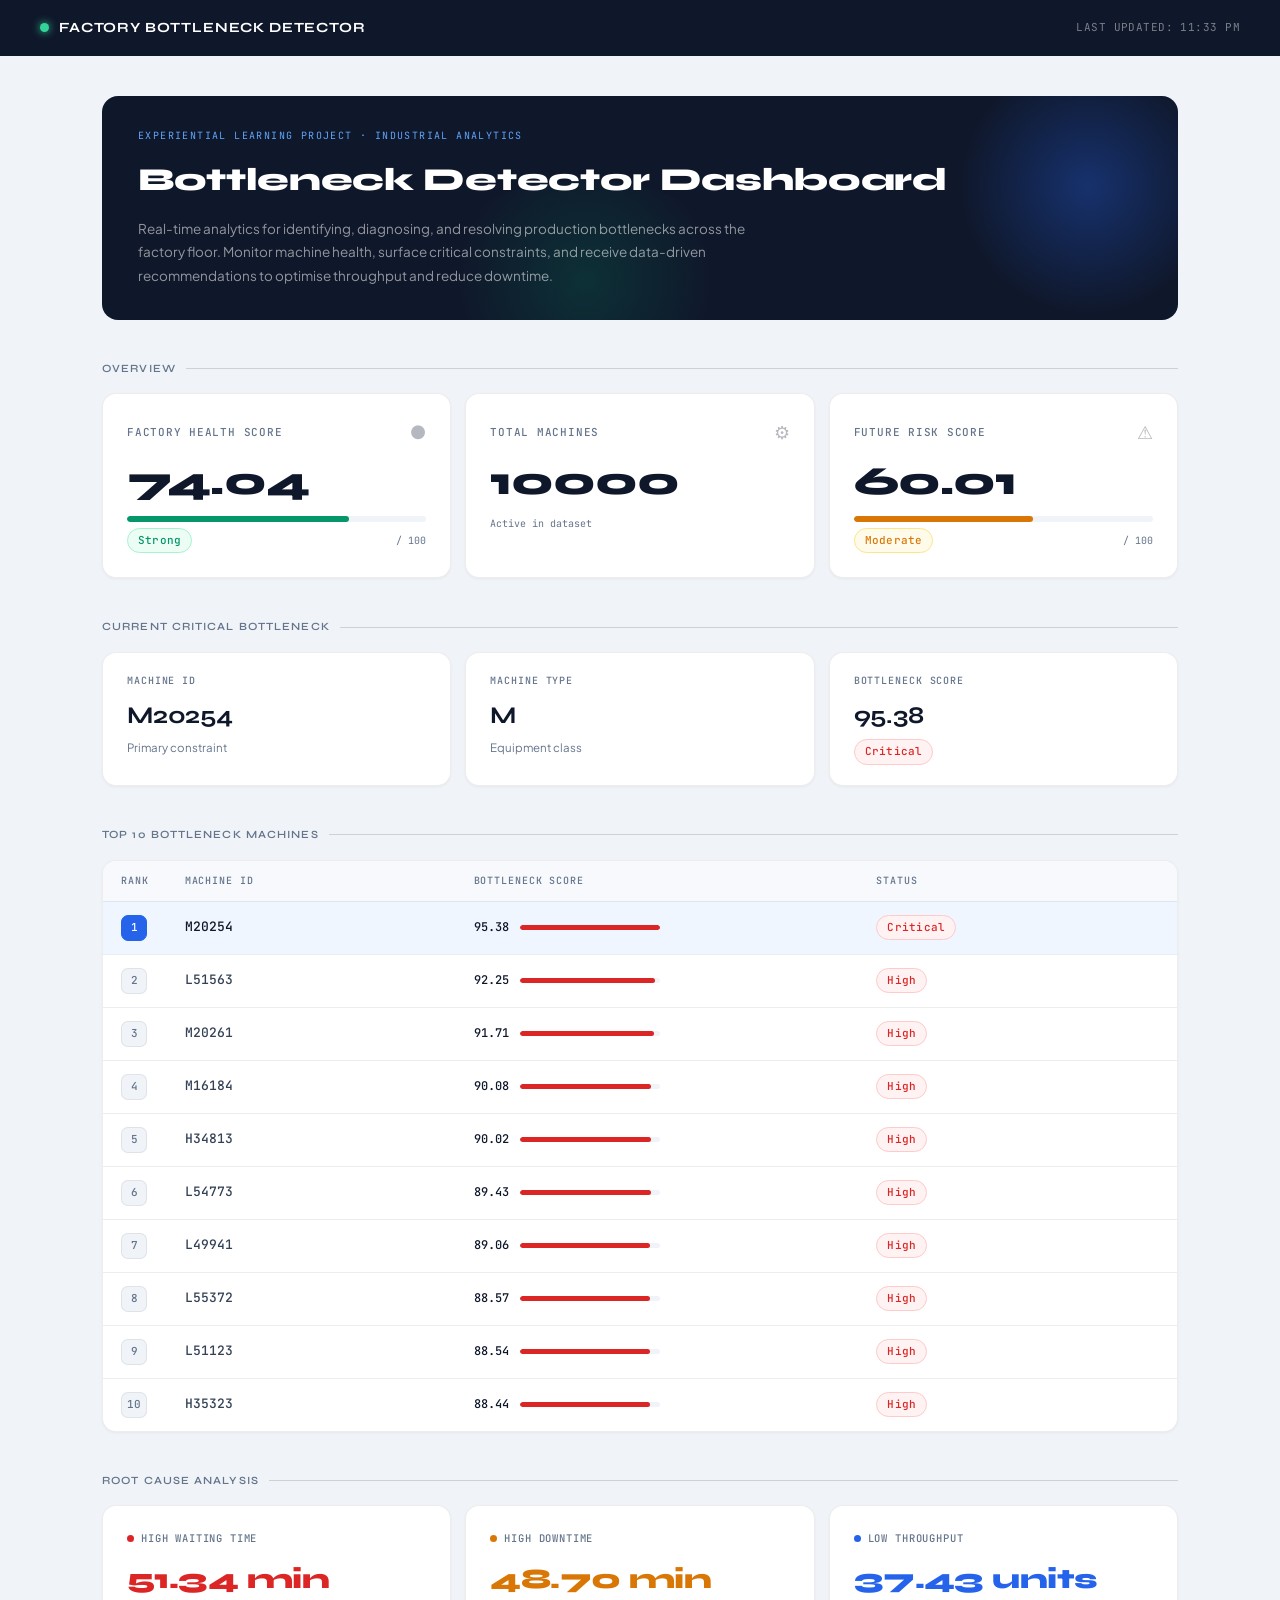
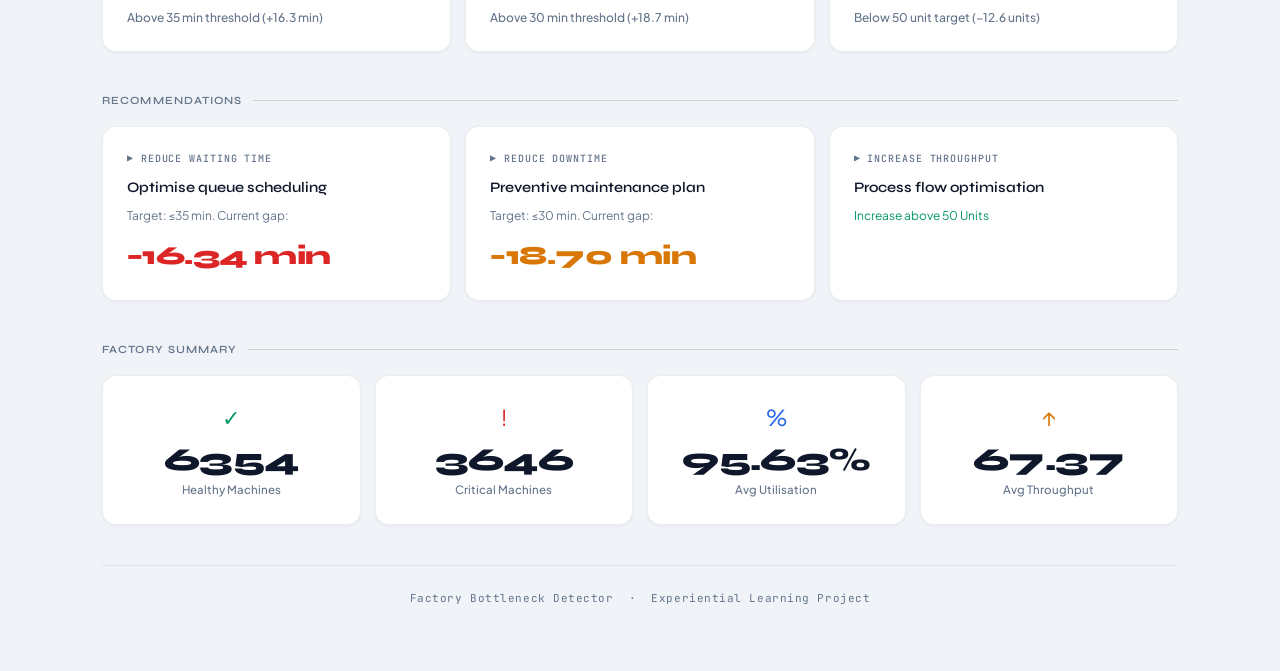
<file: frontend/report.html>
<!DOCTYPE html>
<html lang="en">
<head>
<meta charset="UTF-8">
<meta name="viewport" content="width=device-width, initial-scale=1.0">
<title>Factory Bottleneck Detector Dashboard</title>
<link rel="preconnect" href="https://fonts.googleapis.com">
<link href="https://fonts.googleapis.com/css2?family=Syne:wght@600;700;800&family=Plus+Jakarta+Sans:wght@400;500;600&family=JetBrains+Mono:wght@400;500&display=swap" rel="stylesheet">
<style>
  *, *::before, *::after { box-sizing: border-box; margin: 0; padding: 0; }

  :root {
    --bg: #f0f4f8;
    --surface: #ffffff;
    --surface2: #f7f9fc;
    --border: rgba(0,0,0,0.07);
    --border2: rgba(0,0,0,0.14);
    --text: #0f172a;
    --text2: #334155;
    --muted: #64748b;
    --blue: #2563eb;
    --blue-light: #eff6ff;
    --blue-mid: #bfdbfe;
    --green: #059669;
    --green-light: #ecfdf5;
    --green-mid: #a7f3d0;
    --yellow: #d97706;
    --yellow-light: #fffbeb;
    --yellow-mid: #fde68a;
    --red: #dc2626;
    --red-light: #fef2f2;
    --red-mid: #fecaca;
    --mono: 'JetBrains Mono', monospace;
    --sans: 'Plus Jakarta Sans', sans-serif;
    --display: 'Syne', sans-serif;
  }

  body {
    background: var(--bg);
    color: var(--text);
    font-family: var(--sans);
    font-size: 14px;
    line-height: 1.6;
    min-height: 100vh;
  }

  /* TOPBAR */
  .topbar {
    background: var(--text);
    padding: 0 2.5rem;
    height: 56px;
    display: flex;
    align-items: center;
    justify-content: space-between;
    position: sticky;
    top: 0;
    z-index: 100;
  }
  .topbar-brand {
    display: flex;
    align-items: center;
    gap: 10px;
    font-family: var(--display);
    font-size: 14px;
    font-weight: 700;
    color: #fff;
    letter-spacing: .06em;
    text-transform: uppercase;
  }
  .topbar-brand .dot {
    width: 9px; height: 9px;
    border-radius: 50%;
    background: #34d399;
    box-shadow: 0 0 8px #34d399;
    animation: pulse 2s infinite;
  }
  @keyframes pulse { 0%,100%{opacity:1} 50%{opacity:.35} }
  .topbar-right {
    font-family: var(--mono);
    font-size: 11px;
    color: rgba(255,255,255,0.45);
    letter-spacing: .04em;
  }

  /* LAYOUT */
  .page { max-width: 1140px; margin: 0 auto; padding: 2.5rem 2rem 4rem; }

  /* HERO */
  .hero {
    margin-bottom: 2.5rem;
    padding: 2rem 2.25rem;
    background: var(--text);
    border-radius: 16px;
    position: relative;
    overflow: hidden;
  }
  .hero::before {
    content: '';
    position: absolute;
    top: -40px; right: -40px;
    width: 260px; height: 260px;
    border-radius: 50%;
    background: radial-gradient(circle, rgba(37,99,235,0.35) 0%, transparent 70%);
    pointer-events: none;
  }
  .hero::after {
    content: '';
    position: absolute;
    bottom: -60px; left: 30%;
    width: 320px; height: 200px;
    border-radius: 50%;
    background: radial-gradient(circle, rgba(5,150,105,0.2) 0%, transparent 70%);
    pointer-events: none;
  }
  .hero-tag {
    font-family: var(--mono);
    font-size: 10px;
    letter-spacing: .14em;
    text-transform: uppercase;
    color: #60a5fa;
    margin-bottom: .6rem;
  }
  .hero h1 {
    font-family: var(--display);
    font-size: 32px;
    font-weight: 800;
    color: #fff;
    margin-bottom: .75rem;
    letter-spacing: -.01em;
    position: relative;
    z-index: 1;
  }
  .hero p {
    color: rgba(255,255,255,0.55);
    max-width: 620px;
    font-size: 13.5px;
    line-height: 1.75;
    position: relative;
    z-index: 1;
  }

  /* SECTION LABEL */
  .sec-label {
    font-family: var(--display);
    font-size: 11px;
    letter-spacing: .1em;
    text-transform: uppercase;
    color: var(--muted);
    margin-bottom: 1rem;
    display: flex;
    align-items: center;
    gap: 10px;
    font-weight: 600;
  }
  .sec-label::after {
    content: '';
    flex: 1;
    height: 1px;
    background: var(--border2);
  }

  /* KPI GRID */
  .kpi-grid {
    display: grid;
    grid-template-columns: repeat(auto-fit, minmax(230px, 1fr));
    gap: 14px;
    margin-bottom: 2.5rem;
  }
  .kpi {
    background: var(--surface);
    border: 1.5px solid var(--border);
    border-radius: 14px;
    padding: 1.5rem;
    transition: border-color .2s, transform .2s, box-shadow .2s;
    box-shadow: 0 1px 3px rgba(0,0,0,0.05);
  }
  .kpi:hover { border-color: var(--blue-mid); transform: translateY(-2px); box-shadow: 0 6px 20px rgba(37,99,235,0.08); }
  .kpi-head {
    display: flex;
    align-items: center;
    justify-content: space-between;
    margin-bottom: .9rem;
  }
  .kpi-label {
    font-size: 11px;
    color: var(--muted);
    font-family: var(--mono);
    text-transform: uppercase;
    letter-spacing: .07em;
    font-weight: 500;
  }
  .kpi-icon { font-size: 18px; opacity: .3; }
  .kpi-val {
    font-family: var(--display);
    font-size: 40px;
    font-weight: 800;
    color: var(--text);
    line-height: 1;
    margin-bottom: .9rem;
    letter-spacing: -.02em;
  }
  .progress-track {
    height: 6px;
    background: var(--bg);
    border-radius: 3px;
    overflow: hidden;
    margin-bottom: 6px;
  }
  .progress-fill {
    height: 100%;
    border-radius: 3px;
    transition: width 1.1s cubic-bezier(.4,0,.2,1);
    width: 0%;
  }
  .progress-meta {
    display: flex;
    justify-content: space-between;
    align-items: center;
    font-family: var(--mono);
    font-size: 10px;
    color: var(--muted);
  }

  /* BADGES */
  .badge {
    display: inline-flex;
    align-items: center;
    gap: 4px;
    padding: 3px 10px;
    border-radius: 999px;
    font-size: 11px;
    font-family: var(--mono);
    font-weight: 500;
    letter-spacing: .02em;
  }
  .badge-green { background: var(--green-light); color: var(--green); border: 1px solid var(--green-mid); }
  .badge-yellow { background: var(--yellow-light); color: var(--yellow); border: 1px solid var(--yellow-mid); }
  .badge-red { background: var(--red-light); color: var(--red); border: 1px solid var(--red-mid); }
  .badge-blue { background: var(--blue-light); color: var(--blue); border: 1px solid var(--blue-mid); }

  /* INFO ROW */
  .info-row {
    display: grid;
    grid-template-columns: repeat(auto-fit, minmax(190px, 1fr));
    gap: 14px;
    margin-bottom: 2.5rem;
  }
  .info-card {
    background: var(--surface);
    border: 1.5px solid var(--border);
    border-radius: 14px;
    padding: 1.25rem 1.5rem;
    transition: border-color .2s, transform .2s, box-shadow .2s;
    box-shadow: 0 1px 3px rgba(0,0,0,0.05);
  }
  .info-card:hover { border-color: var(--border2); transform: translateY(-2px); box-shadow: 0 6px 20px rgba(0,0,0,0.07); }
  .info-card .ic-label {
    font-size: 10px;
    font-family: var(--mono);
    text-transform: uppercase;
    letter-spacing: .09em;
    color: var(--muted);
    margin-bottom: .5rem;
    font-weight: 500;
  }
  .info-card .ic-val {
    font-family: var(--display);
    font-size: 24px;
    font-weight: 700;
    color: var(--text);
    letter-spacing: -.01em;
  }
  .info-card .ic-sub {
    font-size: 11.5px;
    color: var(--muted);
    margin-top: 4px;
  }

  /* TABLE */
  .table-wrap {
    background: var(--surface);
    border: 1.5px solid var(--border);
    border-radius: 14px;
    overflow: hidden;
    margin-bottom: 2.5rem;
    box-shadow: 0 1px 3px rgba(0,0,0,0.05);
  }
  table { width: 100%; border-collapse: collapse; }
  thead tr { background: var(--surface2); }
  th {
    padding: 12px 18px;
    text-align: left;
    font-family: var(--mono);
    font-size: 10px;
    text-transform: uppercase;
    letter-spacing: .09em;
    color: var(--muted);
    font-weight: 500;
    border-bottom: 1.5px solid var(--border);
  }
  td {
    padding: 13px 18px;
    border-bottom: 1px solid var(--border);
    font-size: 13.5px;
    color: var(--text2);
  }
  tr:last-child td { border-bottom: none; }
  tr.rank-1 td { background: var(--blue-light); color: var(--text); }
  tr:not(.rank-1):hover td { background: var(--surface2); }

  .rank-num {
    display: inline-flex;
    width: 26px; height: 26px;
    align-items: center;
    justify-content: center;
    border-radius: 7px;
    font-family: var(--mono);
    font-size: 11px;
    font-weight: 500;
    background: var(--bg);
    color: var(--muted);
    border: 1px solid var(--border);
  }
  .rank-num.top { background: var(--blue); color: #fff; border-color: var(--blue); }

  .score-cell { display: flex; align-items: center; gap: 10px; }
  .score-bar-bg {
    flex: 1;
    height: 5px;
    background: var(--bg);
    border-radius: 3px;
    overflow: hidden;
    max-width: 140px;
  }
  .score-bar-fill { height: 100%; border-radius: 3px; }
  .score-num { font-family: var(--mono); font-size: 12px; min-width: 36px; color: var(--text); font-weight: 500; }

  /* ANALYSIS */
  .analysis-grid {
    display: grid;
    grid-template-columns: repeat(auto-fit, minmax(210px, 1fr));
    gap: 14px;
    margin-bottom: 2.5rem;
  }
  .analysis-card {
    background: var(--surface);
    border: 1.5px solid var(--border);
    border-radius: 14px;
    padding: 1.5rem;
    transition: border-color .2s, transform .2s, box-shadow .2s;
    box-shadow: 0 1px 3px rgba(0,0,0,0.05);
  }
  .analysis-card:hover { border-color: var(--border2); transform: translateY(-2px); box-shadow: 0 6px 20px rgba(0,0,0,0.07); }
  .ac-label {
    font-size: 10.5px;
    font-family: var(--mono);
    text-transform: uppercase;
    letter-spacing: .08em;
    color: var(--muted);
    margin-bottom: .6rem;
    display: flex;
    align-items: center;
    gap: 7px;
    font-weight: 500;
  }
  .ac-dot { width: 7px; height: 7px; border-radius: 50%; flex-shrink: 0; }
  .ac-val {
    font-family: var(--display);
    font-size: 28px;
    font-weight: 800;
    margin-bottom: .4rem;
    letter-spacing: -.02em;
  }
  .ac-status { font-size: 12px; color: var(--muted); font-weight: 500; }

  /* RECOMMENDATIONS */
  .rec-grid {
    display: grid;
    grid-template-columns: repeat(auto-fit, minmax(210px, 1fr));
    gap: 14px;
    margin-bottom: 2.5rem;
  }
  .rec-card {
    background: var(--surface);
    border: 1.5px solid var(--border);
    border-radius: 14px;
    padding: 1.5rem;
    transition: border-color .2s, transform .2s, box-shadow .2s;
    box-shadow: 0 1px 3px rgba(0,0,0,0.05);
  }
  .rec-card:hover { border-color: var(--border2); transform: translateY(-2px); box-shadow: 0 6px 20px rgba(0,0,0,0.07); }
  .rec-tag {
    font-size: 10px;
    font-family: var(--mono);
    text-transform: uppercase;
    letter-spacing: .09em;
    color: var(--muted);
    margin-bottom: .6rem;
    font-weight: 500;
  }
  .rec-action {
    font-size: 14.5px;
    font-weight: 600;
    color: var(--text);
    margin-bottom: .4rem;
    font-family: var(--display);
  }
  .rec-detail { font-size: 12px; color: var(--muted); line-height: 1.6; }
  .rec-highlight {
    font-family: var(--display);
    font-size: 26px;
    font-weight: 800;
    margin-top: .6rem;
    letter-spacing: -.02em;
  }

  /* SUMMARY STATS */
  .summary-grid {
    display: grid;
    grid-template-columns: repeat(auto-fit, minmax(170px, 1fr));
    gap: 14px;
    margin-bottom: 2.5rem;
  }
  .sum-card {
    background: var(--surface);
    border: 1.5px solid var(--border);
    border-radius: 14px;
    padding: 1.5rem;
    text-align: center;
    transition: border-color .2s, transform .2s, box-shadow .2s;
    box-shadow: 0 1px 3px rgba(0,0,0,0.05);
  }
  .sum-card:hover { border-color: var(--border2); transform: translateY(-2px); box-shadow: 0 6px 20px rgba(0,0,0,0.07); }
  .sum-icon { font-size: 22px; margin-bottom: .6rem; }
  .sum-val {
    font-family: var(--display);
    font-size: 32px;
    font-weight: 800;
    color: var(--text);
    line-height: 1;
    letter-spacing: -.02em;
  }
  .sum-label { font-size: 11.5px; color: var(--muted); margin-top: 5px; font-weight: 500; }

  footer {
    border-top: 1.5px solid var(--border);
    padding-top: 1.5rem;
    text-align: center;
    font-family: var(--mono);
    font-size: 11px;
    color: var(--muted);
    letter-spacing: .05em;
  }

  /* ANIMATIONS */
  .fade-in { animation: fadeIn .45s ease both; }
  @keyframes fadeIn { from { opacity: 0; transform: translateY(10px); } to { opacity: 1; transform: none; } }
  .fade-in:nth-child(1) { animation-delay: .05s }
  .fade-in:nth-child(2) { animation-delay: .12s }
  .fade-in:nth-child(3) { animation-delay: .19s }
  .fade-in:nth-child(4) { animation-delay: .26s }

  @media (max-width: 600px) {
    .topbar { padding: 0 1.25rem; }
    .page { padding: 1.5rem 1rem 2.5rem; }
    .hero { padding: 1.5rem; }
    .hero h1 { font-size: 24px; }
    th, td { padding: 10px 12px; }
  }
</style>
</head>
<body>

<div class="topbar">
  <div class="topbar-brand">
    <span class="dot"></span>
    Factory Bottleneck Detector
  </div>
  <div class="topbar-right" id="tsLabel">LOADING DATA…</div>
</div>

<div class="page">

  <div class="hero">
    <div class="hero-tag">Experiential Learning Project · Industrial Analytics</div>
    <h1>Bottleneck Detector Dashboard</h1>
    <p>Real-time analytics for identifying, diagnosing, and resolving production bottlenecks across the factory floor. Monitor machine health, surface critical constraints, and receive data-driven recommendations to optimise throughput and reduce downtime.</p>
  </div>

  <!-- KPI -->
  <div class="sec-label">Overview</div>
  <div class="kpi-grid">
    <div class="kpi fade-in">
      <div class="kpi-head">
        <span class="kpi-label">Factory Health Score</span>
        <span class="kpi-icon">&#9679;</span>
      </div>
      <div class="kpi-val" id="healthScore">—</div>
      <div class="progress-track"><div class="progress-fill" id="healthBar"></div></div>
      <div class="progress-meta"><span id="healthBadge"></span><span>/ 100</span></div>
    </div>
    <div class="kpi fade-in">
      <div class="kpi-head">
        <span class="kpi-label">Total Machines</span>
        <span class="kpi-icon">⚙</span>
      </div>
      <div class="kpi-val" id="totalMachines">—</div>
      <div class="progress-meta"><span style="color:var(--muted)">Active in dataset</span></div>
    </div>
    <div class="kpi fade-in">
      <div class="kpi-head">
        <span class="kpi-label">Future Risk Score</span>
        <span class="kpi-icon">&#9888;</span>
      </div>
      <div class="kpi-val" id="riskScore">—</div>
      <div class="progress-track"><div class="progress-fill" id="riskBar"></div></div>
      <div class="progress-meta"><span id="riskBadge"></span><span>/ 100</span></div>
    </div>
  </div>

  <!-- CRITICAL BOTTLENECK -->
  <div class="sec-label">Current Critical Bottleneck</div>
  <div class="info-row">
    <div class="info-card fade-in">
      <div class="ic-label">Machine ID</div>
      <div class="ic-val" id="topMachine">—</div>
      <div class="ic-sub">Primary constraint</div>
    </div>
    <div class="info-card fade-in">
      <div class="ic-label">Machine Type</div>
      <div class="ic-val" id="machineType">—</div>
      <div class="ic-sub">Equipment class</div>
    </div>
    <div class="info-card fade-in">
      <div class="ic-label">Bottleneck Score</div>
      <div class="ic-val" id="bottleneckScore">—</div>
      <div class="ic-sub" id="scoreBadgeWrap"></div>
    </div>
  </div>

  <!-- TOP 10 TABLE -->
  <div class="sec-label">Top 10 Bottleneck Machines</div>
  <div class="table-wrap" style="margin-bottom:2.5rem">
    <table>
      <thead>
        <tr>
          <th style="width:60px">Rank</th>
          <th>Machine ID</th>
          <th>Bottleneck Score</th>
          <th>Status</th>
        </tr>
      </thead>
      <tbody id="top10Table"></tbody>
    </table>
  </div>

  <!-- ROOT CAUSE -->
  <div class="sec-label">Root Cause Analysis</div>
  <div class="analysis-grid">
    <div class="analysis-card fade-in">
      <div class="ac-label"><span class="ac-dot" style="background:var(--red)"></span>High Waiting Time</div>
      <div class="ac-val" id="waitingTime" style="color:var(--red)">—</div>
      <div class="ac-status" id="waitStatus"></div>
    </div>
    <div class="analysis-card fade-in">
      <div class="ac-label"><span class="ac-dot" style="background:var(--yellow)"></span>High Downtime</div>
      <div class="ac-val" id="downtime" style="color:var(--yellow)">—</div>
      <div class="ac-status" id="downStatus"></div>
    </div>
    <div class="analysis-card fade-in">
      <div class="ac-label"><span class="ac-dot" style="background:var(--blue)"></span>Low Throughput</div>
      <div class="ac-val" id="throughput" style="color:var(--blue)">—</div>
      <div class="ac-status" id="thruStatus"></div>
    </div>
  </div>

  <!-- RECOMMENDATIONS -->
  <div class="sec-label">Recommendations</div>
  <div class="rec-grid">
    <div class="rec-card fade-in">
      <div class="rec-tag">&#9654; Reduce Waiting Time</div>
      <div class="rec-action">Optimise queue scheduling</div>
      <div class="rec-detail">Target: &le;35 min. Current gap:</div>
      <div class="rec-highlight" id="recommendWaiting" style="color:var(--red)">—</div>
    </div>
    <div class="rec-card fade-in">
      <div class="rec-tag">&#9654; Reduce Downtime</div>
      <div class="rec-action">Preventive maintenance plan</div>
      <div class="rec-detail">Target: &le;30 min. Current gap:</div>
      <div class="rec-highlight" id="recommendDowntime" style="color:var(--yellow)">—</div>
    </div>
    <div class="rec-card fade-in">
      <div class="rec-tag">&#9654; Increase Throughput</div>
      <div class="rec-action">Process flow optimisation</div>
      <div class="rec-detail" id="recommendThroughput" style="color:var(--green)">Increase above 50 Units</div>
    </div>
  </div>

  <!-- FACTORY SUMMARY -->
  <div class="sec-label">Factory Summary</div>
  <div class="summary-grid">
    <div class="sum-card fade-in">
      <div class="sum-icon" style="color:var(--green)">&#10003;</div>
      <div class="sum-val" id="healthyMachines">—</div>
      <div class="sum-label">Healthy Machines</div>
    </div>
    <div class="sum-card fade-in">
      <div class="sum-icon" style="color:var(--red)">&#33;</div>
      <div class="sum-val" id="criticalMachines">—</div>
      <div class="sum-label">Critical Machines</div>
    </div>
    <div class="sum-card fade-in">
      <div class="sum-icon" style="color:var(--blue)">&#37;</div>
      <div class="sum-val" id="averageUtilization">—</div>
      <div class="sum-label">Avg Utilisation</div>
    </div>
    <div class="sum-card fade-in">
      <div class="sum-icon" style="color:var(--yellow)">&#8593;</div>
      <div class="sum-val" id="averageThroughput">—</div>
      <div class="sum-label">Avg Throughput</div>
    </div>
  </div>

  <footer>
    Factory Bottleneck Detector &nbsp;·&nbsp; Experiential Learning Project
  </footer>

</div><!-- /page -->

<script>
function riskLevel(score, invert) {
  const s = parseFloat(score);
  if (isNaN(s)) return { cls: 'badge-green', label: 'Low' };
  const hi = invert ? s < 40 : s >= 70;
  const mid = invert ? (s >= 40 && s < 70) : (s >= 40 && s < 70);
  if (hi) return { cls: 'badge-red', label: 'High Risk' };
  if (mid) return { cls: 'badge-yellow', label: 'Moderate' };
  return { cls: 'badge-green', label: invert ? 'Strong' : 'Low Risk' };
}

function progressColor(score, invert) {
  const s = parseFloat(score);
  if (isNaN(s)) return 'var(--green)';
  const bad = invert ? s < 40 : s >= 70;
  const med = invert ? (s >= 40 && s < 70) : (s >= 40 && s < 70);
  if (bad) return 'var(--red)';
  if (med) return 'var(--yellow)';
  return 'var(--green)';
}

function barColor(sc) {
  if (sc >= 75) return 'var(--red)';
  if (sc >= 50) return 'var(--yellow)';
  return 'var(--green)';
}

function badge(cls, label) {
  return `<span class="badge ${cls}">${label}</span>`;
}

function populate(r) {
  const set = (id, html) => { const el = document.getElementById(id); if (el) el.innerHTML = html; };

  const health = parseFloat(r.HealthScore) || 0;
  const risk = parseFloat(r.RiskScore) || 0;
  const waiting = parseFloat(r.WaitingTime) || 0;
  const downtime = parseFloat(r.Downtime) || 0;
  const throughput = parseFloat(r.Throughput) || 0;

  set('healthScore', r.HealthScore || '—');
  set('totalMachines', r.TotalMachines || '—');
  set('riskScore', r.RiskScore || '—');

  const hl = riskLevel(health, true);
  const rl = riskLevel(risk, false);
  set('healthBadge', badge(hl.cls, hl.label));
  set('riskBadge', badge(rl.cls, rl.label));

  setTimeout(() => {
    const hb = document.getElementById('healthBar');
    if (hb) { hb.style.width = Math.min(health,100)+'%'; hb.style.background = progressColor(health,true); }
    const rb = document.getElementById('riskBar');
    if (rb) { rb.style.width = Math.min(risk,100)+'%'; rb.style.background = progressColor(risk,false); }
  }, 80);

  set('topMachine', r.TopMachine || '—');
  set('machineType', r.MachineType || '—');
  set('bottleneckScore', r.BottleneckScore || '—');
  set('scoreBadgeWrap', badge('badge-red', 'Critical'));

  set('waitingTime', (r.WaitingTime || '—') + ' min');
  set('waitStatus', waiting > 35 ? `Above 35 min threshold (+${(waiting-35).toFixed(1)} min)` : 'Within target');
  set('downtime', (r.Downtime || '—') + ' min');
  set('downStatus', downtime > 30 ? `Above 30 min threshold (+${(downtime-30).toFixed(1)} min)` : 'Within target');
  set('throughput', (r.Throughput || '—') + ' units');
  set('thruStatus', throughput < 50 ? `Below 50 unit target (−${(50-throughput).toFixed(1)} units)` : 'Above target');

  set('recommendWaiting', waiting > 35 ? `−${(waiting-35).toFixed(2)} min` : 'On target');
  set('recommendDowntime', downtime > 30 ? `−${(downtime-30).toFixed(2)} min` : 'On target');

  set('healthyMachines', r.HealthyMachines || '—');
  set('criticalMachines', r.CriticalMachines || '—');
  set('averageUtilization', (r.AverageUtilization || '—') + '%');
  set('averageThroughput', r.AverageThroughput || '—');

  // Table
  const items = [];
  let maxSc = 0;
  for (let i = 1; i <= 10; i++) {
    const v = r['Top' + i];
    if (v) {
      const p = v.split(',');
      const sc = parseFloat(p[1]) || 0;
      if (sc > maxSc) maxSc = sc;
      items.push({ rank: i, id: p[0], score: p[1], sc });
    }
  }
  let rows = '';
  items.forEach(item => {
    const pct = maxSc > 0 ? ((item.sc / maxSc) * 100).toFixed(0) : 0;
    const isTop = item.rank === 1;
    const statusBadge = isTop ? badge('badge-red', 'Critical') :
      item.sc >= 75 ? badge('badge-red', 'High') :
      item.sc >= 50 ? badge('badge-yellow', 'Moderate') :
      badge('badge-green', 'Low');
    rows += `<tr class="${isTop ? 'rank-1' : ''}">
      <td><span class="rank-num ${isTop ? 'top' : ''}">${item.rank}</span></td>
      <td style="font-family:var(--mono);font-size:13px;font-weight:500">${item.id}</td>
      <td>
        <div class="score-cell">
          <span class="score-num">${item.score}</span>
          <div class="score-bar-bg"><div class="score-bar-fill" style="width:${pct}%;background:${barColor(item.sc)}"></div></div>
        </div>
      </td>
      <td>${statusBadge}</td>
    </tr>`;
  });
  set('top10Table', rows);

  document.getElementById('tsLabel').textContent =
    'LAST UPDATED: ' + new Date().toLocaleTimeString([], { hour: '2-digit', minute: '2-digit' });
}

fetch('results.txt')
  .then(r => r.text())
  .then(data => {
    const r = {};
    data.split('\n').forEach(line => {
      const parts = line.split('=');
      if (parts.length === 2) r[parts[0].trim()] = parts[1].trim();
    });
    populate(r);
  })
  .catch(() => {
    // Demo fallback
    populate({
      HealthScore: '74', RiskScore: '58', TotalMachines: '42',
      TopMachine: 'MCH-07', MachineType: 'CNC Lathe', BottleneckScore: '92.4',
      WaitingTime: '51.3', Downtime: '43.7', Throughput: '31',
      HealthyMachines: '29', CriticalMachines: '6',
      AverageUtilization: '67', AverageThroughput: '44.2',
      Top1: 'MCH-07,92.4', Top2: 'MCH-13,87.1', Top3: 'MCH-22,81.5',
      Top4: 'MCH-04,76.3', Top5: 'MCH-18,71.9', Top6: 'MCH-31,65.4',
      Top7: 'MCH-09,59.8', Top8: 'MCH-27,53.2', Top9: 'MCH-41,47.6',
      Top10: 'MCH-15,41.0'
    });
  });
</script>
</body>
</html>
</file>
